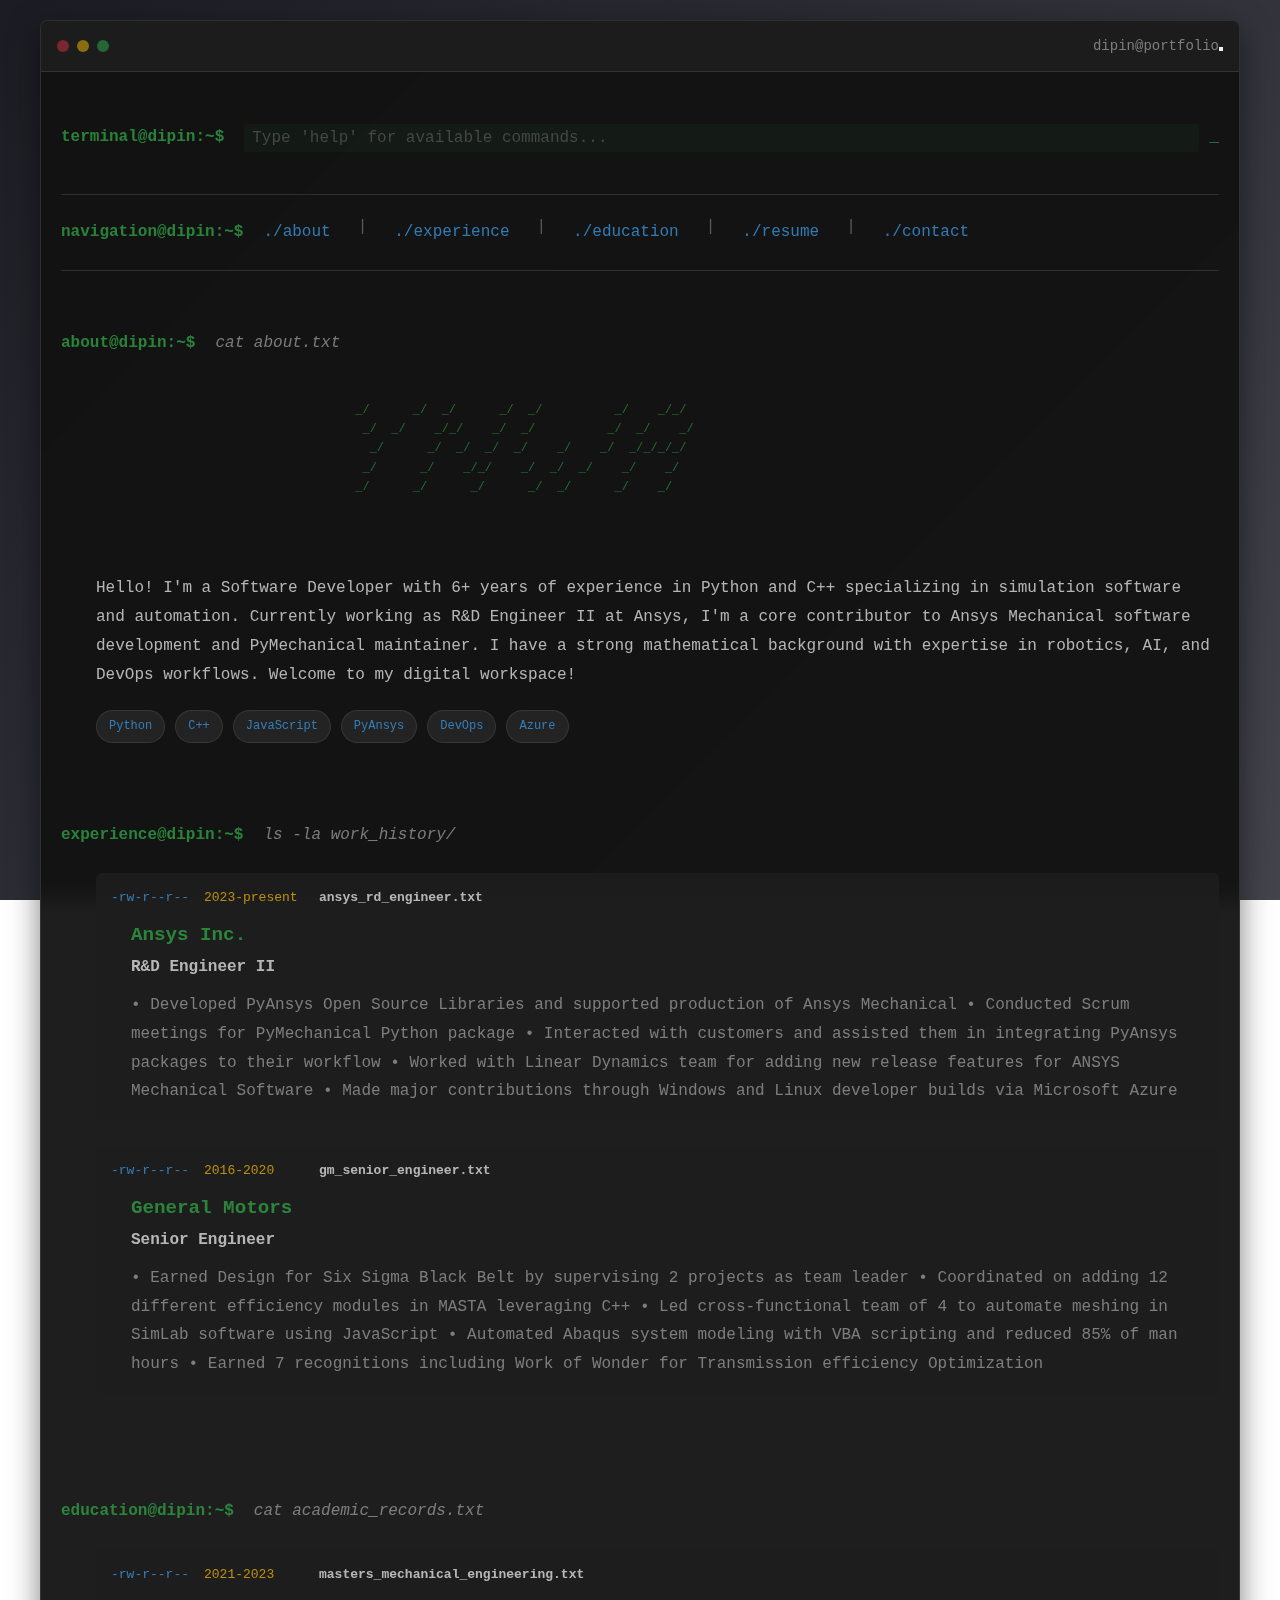
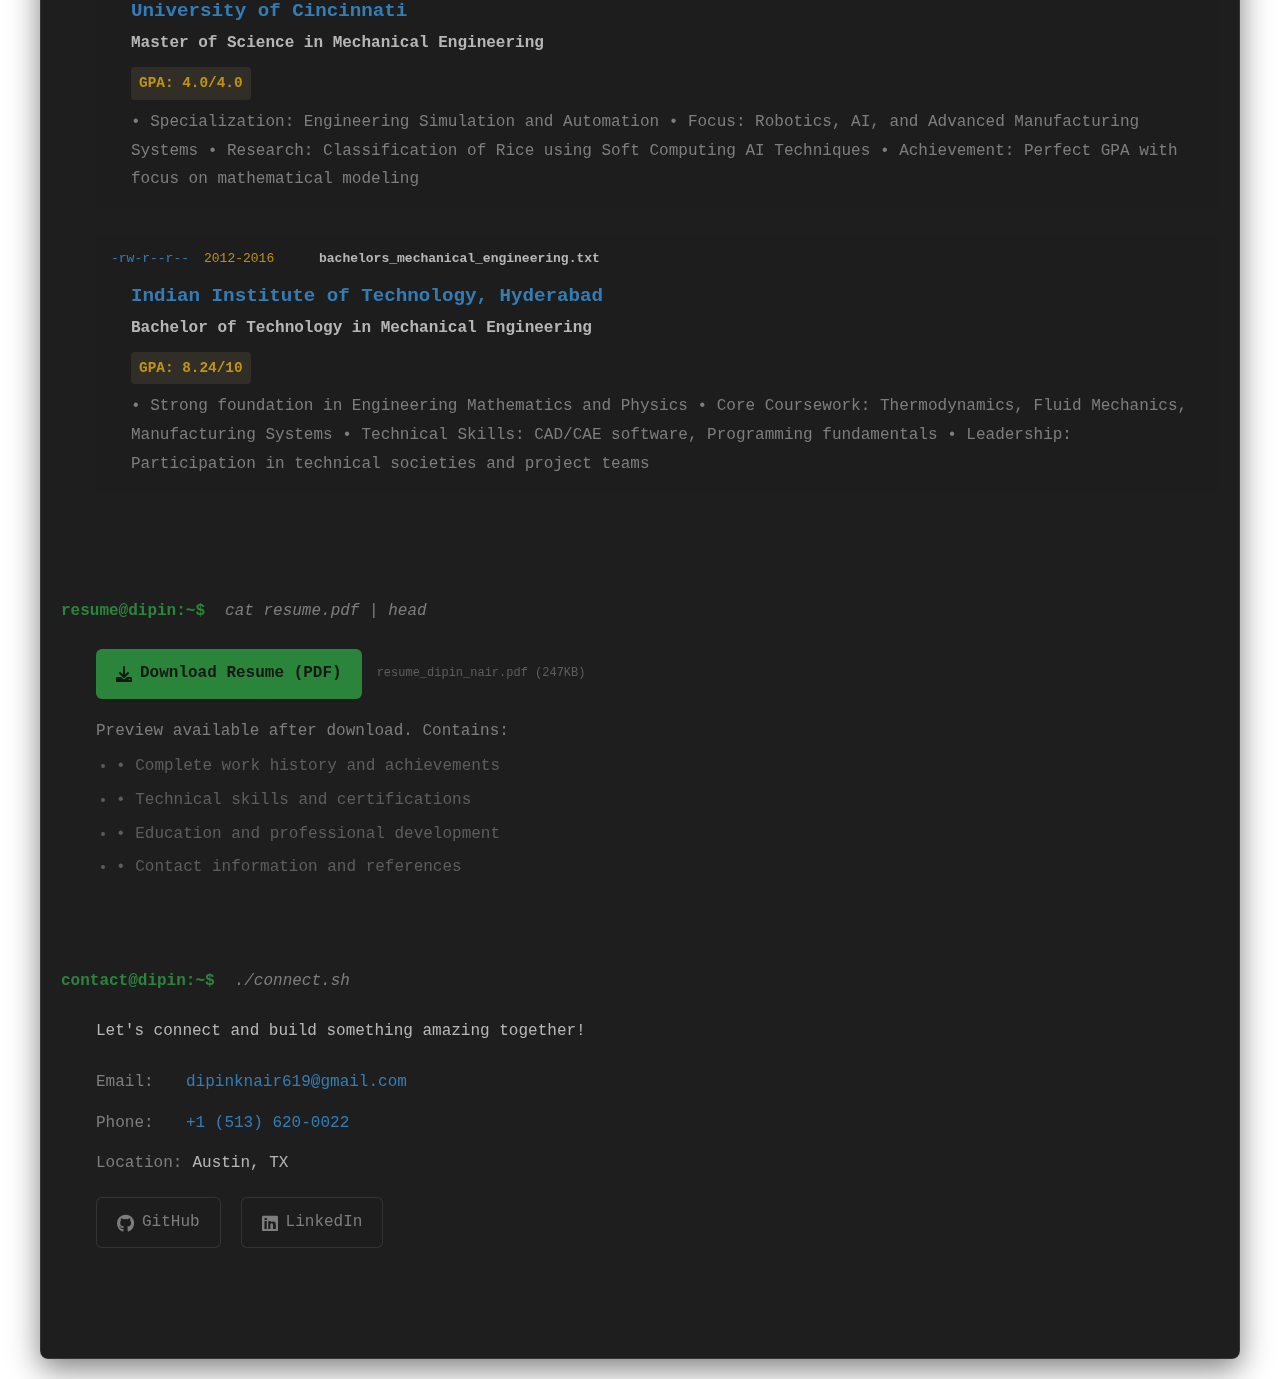
<file: index.html>
<!DOCTYPE html>
<html lang="en">
<head>
    <meta charset="UTF-8">
    <meta name="viewport" content="width=device-width, initial-scale=1.0">
    <title>Dipin Nair - Software Engineer</title>
    <meta name="description" content="Software Engineer Portfolio - Terminal Theme">
    <!-- To hide/show sections: Edit SECTION_CONFIG in assets/js/script.js -->
    <link rel="stylesheet" href="assets/css/style.css">
    <link href="https://cdnjs.cloudflare.com/ajax/libs/font-awesome/6.0.0/css/all.min.css" rel="stylesheet">
</head>
<body>
    <div class="terminal-window">
        <div class="terminal-header">
            <div class="terminal-buttons">
                <span class="btn red"></span>
                <span class="btn yellow"></span>
                <span class="btn green"></span>
            </div>
            <div class="terminal-title">dipin@portfolio</div>
            <div class="theme-toggle-header">
                <button class="theme-toggle" onclick="toggleTheme()" title="Toggle theme (Ctrl+T)">
                    <div id="themeIcon" class="theme-icon theme-icon-dark">
                        <div class="theme-switcher-icon">
                            <div class="icon-half dark-half"></div>
                            <div class="icon-half light-half"></div>
                        </div>
                    </div>
                </button>
            </div>
        </div>
        
        <div class="terminal-content">
            <!-- Interactive Terminal -->
            <div class="terminal-prompt-line">
                <span class="prompt">terminal@dipin:~$</span>
                <input type="text" class="terminal-input" placeholder="Type 'help' for available commands..." autofocus>
                <span class="cursor">_</span>
            </div>
            <div class="terminal-output" id="terminalOutput"></div>
            
            <!-- Navigation Menu -->
            <nav class="terminal-nav">
                <div class="nav-line">
                    <span class="prompt">navigation@dipin:~$</span>
                    <span class="nav-commands">
                        <a href="#about" class="nav-cmd">./about</a> |
                        <a href="#experience" class="nav-cmd">./experience</a> |
                        <a href="#education" class="nav-cmd">./education</a> |
                        <a href="#projects" class="nav-cmd">./projects</a> |
                        <a href="#blog" class="nav-cmd">./blog</a> |
                        <a href="#resume" class="nav-cmd">./resume</a> |
                        <a href="#contact" class="nav-cmd">./contact</a>
                    </span>
                </div>
            </nav>

            <!-- About Section -->
            <section id="about" class="terminal-section">
                <div class="section-header">
                    <span class="prompt">about@dipin:~$</span>
                    <span class="command">cat about.txt</span>
                </div>
                <div class="section-content">
                    <pre class="ascii-art">

                                    _/      _/  _/      _/  _/          _/    _/_/    
                                     _/  _/    _/_/    _/  _/          _/  _/    _/   
                                      _/      _/  _/  _/  _/    _/    _/  _/_/_/_/    
                                     _/      _/    _/_/    _/  _/  _/    _/    _/     
                                    _/      _/      _/      _/  _/      _/    _/      
                                                  
                                                                              
                    </pre>
                    <p class="about-text">
                        Hello! I'm a Software Developer with 6+ years of experience in Python and C++ specializing in simulation software and automation. 
                        Currently working as R&D Engineer II at Ansys, I'm a core contributor to Ansys Mechanical software development and PyMechanical maintainer. 
                        I have a strong mathematical background with expertise in robotics, AI, and DevOps workflows. Welcome to my digital workspace!
                    </p>
                    <div class="skills-list">
                        <span class="skill-tag">Python</span>
                        <span class="skill-tag">C++</span>
                        <span class="skill-tag">JavaScript</span>
                        <span class="skill-tag">PyAnsys</span>
                        <span class="skill-tag">DevOps</span>
                        <span class="skill-tag">Azure</span>
                    </div>
                </div>
            </section>

            <!-- Experience Section -->
            <section id="experience" class="terminal-section">
                <div class="section-header">
                    <span class="prompt">experience@dipin:~$</span>
                    <span class="command">ls -la work_history/</span>
                </div>
                <div class="section-content">
                    <div class="experience-item">
                        <div class="exp-header">
                            <span class="file-permissions">-rw-r--r--</span>
                            <span class="file-date">2023-present</span>
                            <span class="file-name">ansys_rd_engineer.txt</span>
                        </div>
                        <div class="exp-details">
                            <div class="company-title">
                                <span class="company-name">Ansys Inc.</span>
                                <span class="job-title">R&D Engineer II</span>
                            </div>
                            <div class="achievements">
                                • Developed PyAnsys Open Source Libraries and supported production of Ansys Mechanical
                                • Conducted Scrum meetings for PyMechanical Python package
                                • Interacted with customers and assisted them in integrating PyAnsys packages to their workflow
                                • Worked with Linear Dynamics team for adding new release features for ANSYS Mechanical Software
                                • Made major contributions through Windows and Linux developer builds via Microsoft Azure
                            </div>
                        </div>
                    </div>
                    
                    <div class="experience-item">
                        <div class="exp-header">
                            <span class="file-permissions">-rw-r--r--</span>
                            <span class="file-date">2016-2020</span>
                            <span class="file-name">gm_senior_engineer.txt</span>
                        </div>
                        <div class="exp-details">
                            <div class="company-title">
                                <span class="company-name">General Motors</span>
                                <span class="job-title">Senior Engineer</span>
                            </div>
                            <div class="achievements">
                                • Earned Design for Six Sigma Black Belt by supervising 2 projects as team leader
                                • Coordinated on adding 12 different efficiency modules in MASTA leveraging C++
                                • Led cross-functional team of 4 to automate meshing in SimLab software using JavaScript
                                • Automated Abaqus system modeling with VBA scripting and reduced 85% of man hours
                                • Earned 7 recognitions including Work of Wonder for Transmission efficiency Optimization
                            </div>
                        </div>
                    </div>
                </div>
            </section>

            <!-- Education Section -->
            <section id="education" class="terminal-section">
                <div class="section-header">
                    <span class="prompt">education@dipin:~$</span>
                    <span class="command">cat academic_records.txt</span>
                </div>
                <div class="section-content">
                    <div class="education-item">
                        <div class="edu-header">
                            <span class="file-permissions">-rw-r--r--</span>
                            <span class="file-date">2021-2023</span>
                            <span class="file-name">masters_mechanical_engineering.txt</span>
                        </div>
                        <div class="edu-details">
                            <div class="degree-info">
                                <span class="university-name">University of Cincinnati</span>
                                <span class="degree-title">Master of Science in Mechanical Engineering</span>
                            </div>
                            <div class="academic-details">
                                <span class="gpa">GPA: 4.0/4.0</span>
                                <div class="coursework">
                                    • Specialization: Engineering Simulation and Automation
                                    • Focus: Robotics, AI, and Advanced Manufacturing Systems
                                    • Research: Classification of Rice using Soft Computing AI Techniques
                                    • Achievement: Perfect GPA with focus on mathematical modeling
                                </div>
                            </div>
                        </div>
                    </div>
                    
                    <div class="education-item">
                        <div class="edu-header">
                            <span class="file-permissions">-rw-r--r--</span>
                            <span class="file-date">2012-2016</span>
                            <span class="file-name">bachelors_mechanical_engineering.txt</span>
                        </div>
                        <div class="edu-details">
                            <div class="degree-info">
                                <span class="university-name">Indian Institute of Technology, Hyderabad</span>
                                <span class="degree-title">Bachelor of Technology in Mechanical Engineering</span>
                            </div>
                            <div class="academic-details">
                                <span class="gpa">GPA: 8.24/10</span>
                                <div class="coursework">
                                    • Strong foundation in Engineering Mathematics and Physics
                                    • Core Coursework: Thermodynamics, Fluid Mechanics, Manufacturing Systems
                                    • Technical Skills: CAD/CAE software, Programming fundamentals
                                    • Leadership: Participation in technical societies and project teams
                                </div>
                            </div>
                        </div>
                    </div>
                </div>
            </section>

            <!-- Projects Section -->
                        <!-- Projects Section -->
            <section id="projects" class="terminal-section">
                <div class="section-header">
                    <span class="prompt">projects@dipin:~$</span>
                    <span class="command">find ./projects -name "*.md" | head -3</span>
                </div>
                <div class="section-content">
                    <div class="project-item">
                        <a href="projects/" class="project-link">
                            <span class="file-icon">📁</span>
                            <span class="project-name">./projects/</span>
                        </a>
                        <p class="project-desc">Browse all my projects and open-source contributions</p>
                    </div>
                    
                    <div class="project-preview">
                        <a href="projects/" class="project-card-link">
                            <div class="project-card">
                                <h4>Project Alpha</h4>
                                <p>Full-stack web application with React and Node.js</p>
                                <div class="project-tags">
                                    <span class="tag">React</span>
                                    <span class="tag">Node.js</span>
                                    <span class="tag">MongoDB</span>
                                </div>
                            </div>
                        </a>
                        
                        <a href="projects/" class="project-card-link">
                            <div class="project-card">
                                <h4>Project Beta</h4>
                                <p>Machine learning model for data analysis</p>
                                <div class="project-tags">
                                    <span class="tag">Python</span>
                                    <span class="tag">TensorFlow</span>
                                    <span class="tag">Docker</span>
                                </div>
                            </div>
                        </a>
                    </div>
                    
                    <div class="view-all-projects">
                        <a href="projects/" class="view-all-btn">
                            <span class="prompt">projects@dipin:~$</span>
                            <span class="command">ls -la ./projects/</span>
                            <span class="output">→ View all projects</span>
                        </a>
                    </div>
                </div>
            </section>

            <!-- Blog Section -->
            <section id="blog" class="terminal-section">
                <div class="section-header">
                    <span class="prompt">blog@dipin:~$</span>
                    <span class="command">ls -t blog/ | head -5</span>
                </div>
                <div class="section-content">
                    <div class="blog-item">
                        <a href="blog/" class="blog-link">
                            <span class="file-icon">📝</span>
                            <span class="blog-name">./blog/</span>
                        </a>
                        <p class="blog-desc">Latest thoughts on technology, programming, and software engineering</p>
                    </div>
                    
                    <div class="blog-preview">
                        <a href="blog/posts/scalable-web-applications.html" class="blog-post-link">
                            <div class="blog-post">
                                <span class="post-date">[2025-09-25]</span>
                                <span class="post-title">Building Scalable Web Applications</span>
                            </div>
                        </a>
                        <a href="blog/" class="blog-post-link">
                            <div class="blog-post">
                                <span class="post-date">[2025-09-20]</span>
                                <span class="post-title">My Journey with React Hooks</span>
                            </div>
                        </a>
                        <a href="blog/" class="blog-post-link">
                            <div class="blog-post">
                                <span class="post-date">[2025-09-15]</span>
                                <span class="post-title">Docker Best Practices</span>
                            </div>
                        </a>
                    </div>
                </div>
            </section>

            <!-- Resume Section -->
            <section id="resume" class="terminal-section">
                <div class="section-header">
                    <span class="prompt">resume@dipin:~$</span>
                    <span class="command">cat resume.pdf | head</span>
                </div>
                <div class="section-content">
                    <div class="resume-download">
                        <a href="assets/documents/resume.pdf" class="download-btn" id="downloadResume" download="Dipin_Nair_Resume.pdf">
                            <i class="fas fa-download"></i>
                            Download Resume (PDF)
                        </a>
                        <span class="file-info">resume_dipin_nair.pdf (247KB)</span>
                    </div>
                    <div class="resume-preview">
                        <p>Preview available after download. Contains:</p>
                        <ul>
                            <li>• Complete work history and achievements</li>
                            <li>• Technical skills and certifications</li>
                            <li>• Education and professional development</li>
                            <li>• Contact information and references</li>
                        </ul>
                    </div>
                </div>
            </section>

            <!-- Contact Section -->
            <section id="contact" class="terminal-section">
                <div class="section-header">
                    <span class="prompt">contact@dipin:~$</span>
                    <span class="command">./connect.sh</span>
                </div>
                <div class="section-content">
                    <div class="contact-info">
                        <p>Let's connect and build something amazing together!</p>
                        
                        <div class="contact-methods">
                            <div class="contact-item">
                                <span class="contact-label">Email:</span>
                                <a href="mailto:dipinknair619@gmail.com" class="contact-link">
                                    dipinknair619@gmail.com
                                </a>
                            </div>
                            
                            <div class="contact-item">
                                <span class="contact-label">Phone:</span>
                                <a href="tel:+15136200022" class="contact-link">
                                    +1 (513) 620-0022
                                </a>
                            </div>
                            
                            <div class="contact-item">
                                <span class="contact-label">Location:</span>
                                <span class="contact-text">Austin, TX</span>
                            </div>
                            
                            <div class="social-links">
                                <a href="https://github.com/dipinknair" target="_blank" class="social-link" id="githubLink" rel="noopener noreferrer">
                                    <i class="fab fa-github"></i>
                                    <span>GitHub</span>
                                </a>
                                
                                <a href="https://linkedin.com/in/dipinknair619" target="_blank" class="social-link" id="linkedinLink" rel="noopener noreferrer">
                                    <i class="fab fa-linkedin"></i>
                                    <span>LinkedIn</span>
                                </a>
                            </div>
                        </div>
                    </div>
                </div>
            </section>
        </div>
    </div>

    <script src="assets/js/script.js"></script>
</body>
</html>
</file>
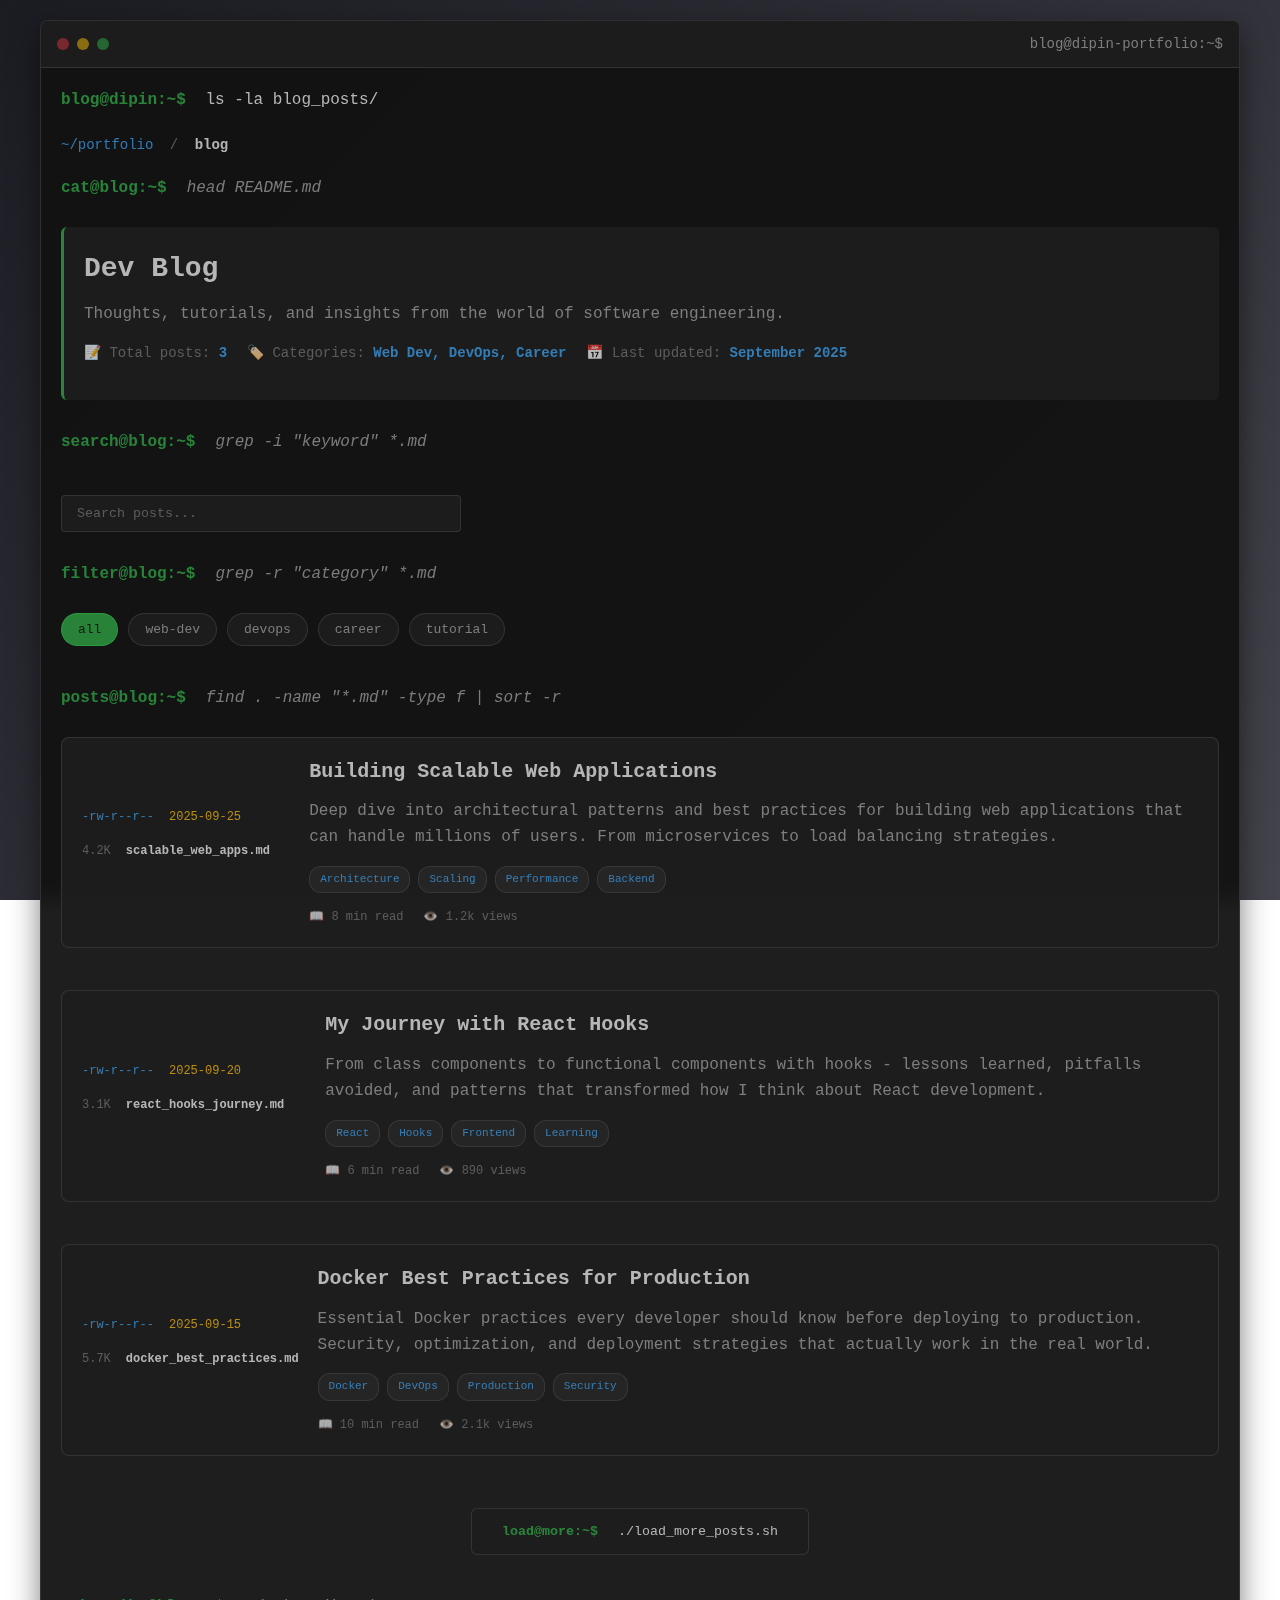
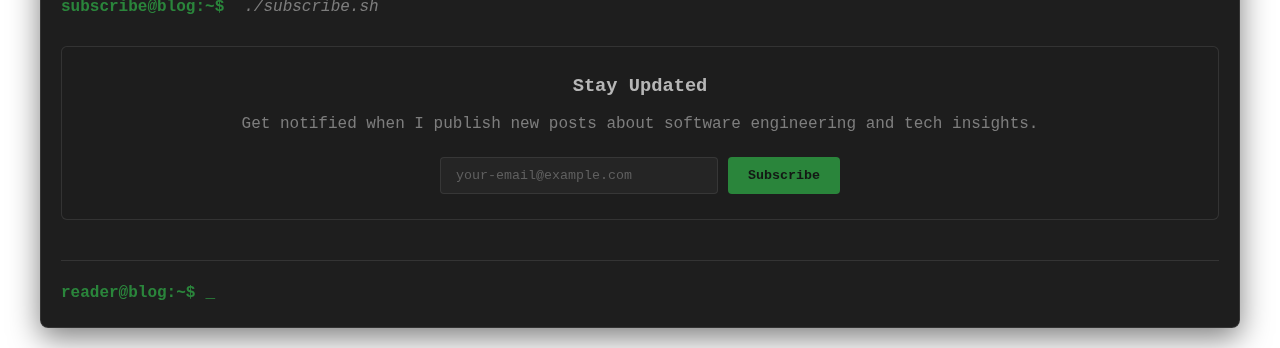
<file: blog/index.html>
<!DOCTYPE html>
<html lang="en">
<head>
    <meta charset="UTF-8">
    <meta name="viewport" content="width=device-width, initial-scale=1.0">
    <title>Blog - Dipin Nair</title>
    <meta name="description" content="Tech blog posts about software engineering, programming, and development">
    <link rel="stylesheet" href="../assets/css/style.css">
    <link rel="stylesheet" href="../assets/css/blog.css">
    <link href="https://cdnjs.cloudflare.com/ajax/libs/font-awesome/6.0.0/css/all.min.css" rel="stylesheet">
</head>
<body>
    <div class="terminal-window">
        <div class="terminal-header">
            <div class="terminal-buttons">
                <span class="btn red"></span>
                <span class="btn yellow"></span>
                <span class="btn green"></span>
            </div>
            <div class="terminal-title">blog@dipin-portfolio:~$</div>
        </div>
        
        <div class="terminal-content">
            <div class="terminal-line">
                <span class="prompt">blog@dipin:~$</span>
                <span class="typing-text">ls -la blog_posts/</span>
            </div>
            
            <div class="breadcrumb">
                <a href="../index.html" class="breadcrumb-link">~/portfolio</a>
                <span class="breadcrumb-separator">/</span>
                <span class="breadcrumb-current">blog</span>
            </div>
            
            <!-- Blog Header -->
            <section class="blog-header">
                <div class="section-header">
                    <span class="prompt">cat@blog:~$</span>
                    <span class="command">head README.md</span>
                </div>
                <div class="blog-intro">
                    <h1>Dev Blog</h1>
                    <p>Thoughts, tutorials, and insights from the world of software engineering.</p>
                    <p class="blog-stats">
                        <span class="stat">📝 Total posts: <strong id="postCount">3</strong></span>
                        <span class="stat">🏷️ Categories: <strong>Web Dev, DevOps, Career</strong></span>
                        <span class="stat">📅 Last updated: <strong>September 2025</strong></span>
                    </p>
                </div>
            </section>
            
            <!-- Blog Categories Filter -->
            <section class="blog-filters">
                <div class="section-header">
                    <span class="prompt">filter@blog:~$</span>
                    <span class="command">grep -r "category" *.md</span>
                </div>
                <div class="filter-buttons">
                    <button class="filter-btn active" data-category="all">all</button>
                    <button class="filter-btn" data-category="web-dev">web-dev</button>
                    <button class="filter-btn" data-category="devops">devops</button>
                    <button class="filter-btn" data-category="career">career</button>
                    <button class="filter-btn" data-category="tutorial">tutorial</button>
                </div>
            </section>
            
            <!-- Blog Posts List -->
            <section class="blog-posts">
                <div class="section-header">
                    <span class="prompt">posts@blog:~$</span>
                    <span class="command">find . -name "*.md" -type f | sort -r</span>
                </div>
                
                <div class="posts-container">
                    <!-- Blog Post 1 -->
                    <article class="blog-post" data-category="web-dev">
                        <div class="post-header">
                            <div class="post-meta">
                                <span class="file-permissions">-rw-r--r--</span>
                                <span class="post-date">2025-09-25</span>
                                <span class="post-size">4.2K</span>
                                <span class="post-filename">scalable_web_apps.md</span>
                            </div>
                        </div>
                        <div class="post-content">
                            <h3><a href="posts/scalable-web-applications.html">Building Scalable Web Applications</a></h3>
                            <p class="post-excerpt">
                                Deep dive into architectural patterns and best practices for building web applications 
                                that can handle millions of users. From microservices to load balancing strategies.
                            </p>
                            <div class="post-tags">
                                <span class="tag">Architecture</span>
                                <span class="tag">Scaling</span>
                                <span class="tag">Performance</span>
                                <span class="tag">Backend</span>
                            </div>
                            <div class="post-stats">
                                <span class="read-time">📖 8 min read</span>
                                <span class="views">👁️ 1.2k views</span>
                            </div>
                        </div>
                    </article>
                    
                    <!-- Blog Post 2 -->
                    <article class="blog-post" data-category="career">
                        <div class="post-header">
                            <div class="post-meta">
                                <span class="file-permissions">-rw-r--r--</span>
                                <span class="post-date">2025-09-20</span>
                                <span class="post-size">3.1K</span>
                                <span class="post-filename">react_hooks_journey.md</span>
                            </div>
                        </div>
                        <div class="post-content">
                            <h3><a href="posts/react-hooks-journey.html">My Journey with React Hooks</a></h3>
                            <p class="post-excerpt">
                                From class components to functional components with hooks - lessons learned, 
                                pitfalls avoided, and patterns that transformed how I think about React development.
                            </p>
                            <div class="post-tags">
                                <span class="tag">React</span>
                                <span class="tag">Hooks</span>
                                <span class="tag">Frontend</span>
                                <span class="tag">Learning</span>
                            </div>
                            <div class="post-stats">
                                <span class="read-time">📖 6 min read</span>
                                <span class="views">👁️ 890 views</span>
                            </div>
                        </div>
                    </article>
                    
                    <!-- Blog Post 3 -->
                    <article class="blog-post" data-category="devops">
                        <div class="post-header">
                            <div class="post-meta">
                                <span class="file-permissions">-rw-r--r--</span>
                                <span class="post-date">2025-09-15</span>
                                <span class="post-size">5.7K</span>
                                <span class="post-filename">docker_best_practices.md</span>
                            </div>
                        </div>
                        <div class="post-content">
                            <h3><a href="posts/docker-best-practices.html">Docker Best Practices for Production</a></h3>
                            <p class="post-excerpt">
                                Essential Docker practices every developer should know before deploying to production. 
                                Security, optimization, and deployment strategies that actually work in the real world.
                            </p>
                            <div class="post-tags">
                                <span class="tag">Docker</span>
                                <span class="tag">DevOps</span>
                                <span class="tag">Production</span>
                                <span class="tag">Security</span>
                            </div>
                            <div class="post-stats">
                                <span class="read-time">📖 10 min read</span>
                                <span class="views">👁️ 2.1k views</span>
                            </div>
                        </div>
                    </article>
                </div>
                
                <!-- Load More Button -->
                <div class="load-more-container">
                    <button class="load-more-btn">
                        <span class="prompt">load@more:~$</span>
                        <span class="load-text">./load_more_posts.sh</span>
                    </button>
                </div>
            </section>
            
            <!-- Blog Footer -->
            <section class="blog-footer">
                <div class="section-header">
                    <span class="prompt">subscribe@blog:~$</span>
                    <span class="command">./subscribe.sh</span>
                </div>
                <div class="subscribe-section">
                    <h3>Stay Updated</h3>
                    <p>Get notified when I publish new posts about software engineering and tech insights.</p>
                    <form class="subscribe-form">
                        <input type="email" placeholder="your-email@example.com" class="email-input">
                        <button type="submit" class="subscribe-btn">Subscribe</button>
                    </form>
                </div>
            </section>
            
            <div class="terminal-prompt-footer">
                <span class="prompt">reader@blog:~$</span>
                <span class="cursor">_</span>
            </div>
        </div>
    </div>

    <script src="../assets/js/script.js"></script>
    <script src="../assets/js/blog.js"></script>
</body>
</html>
</file>
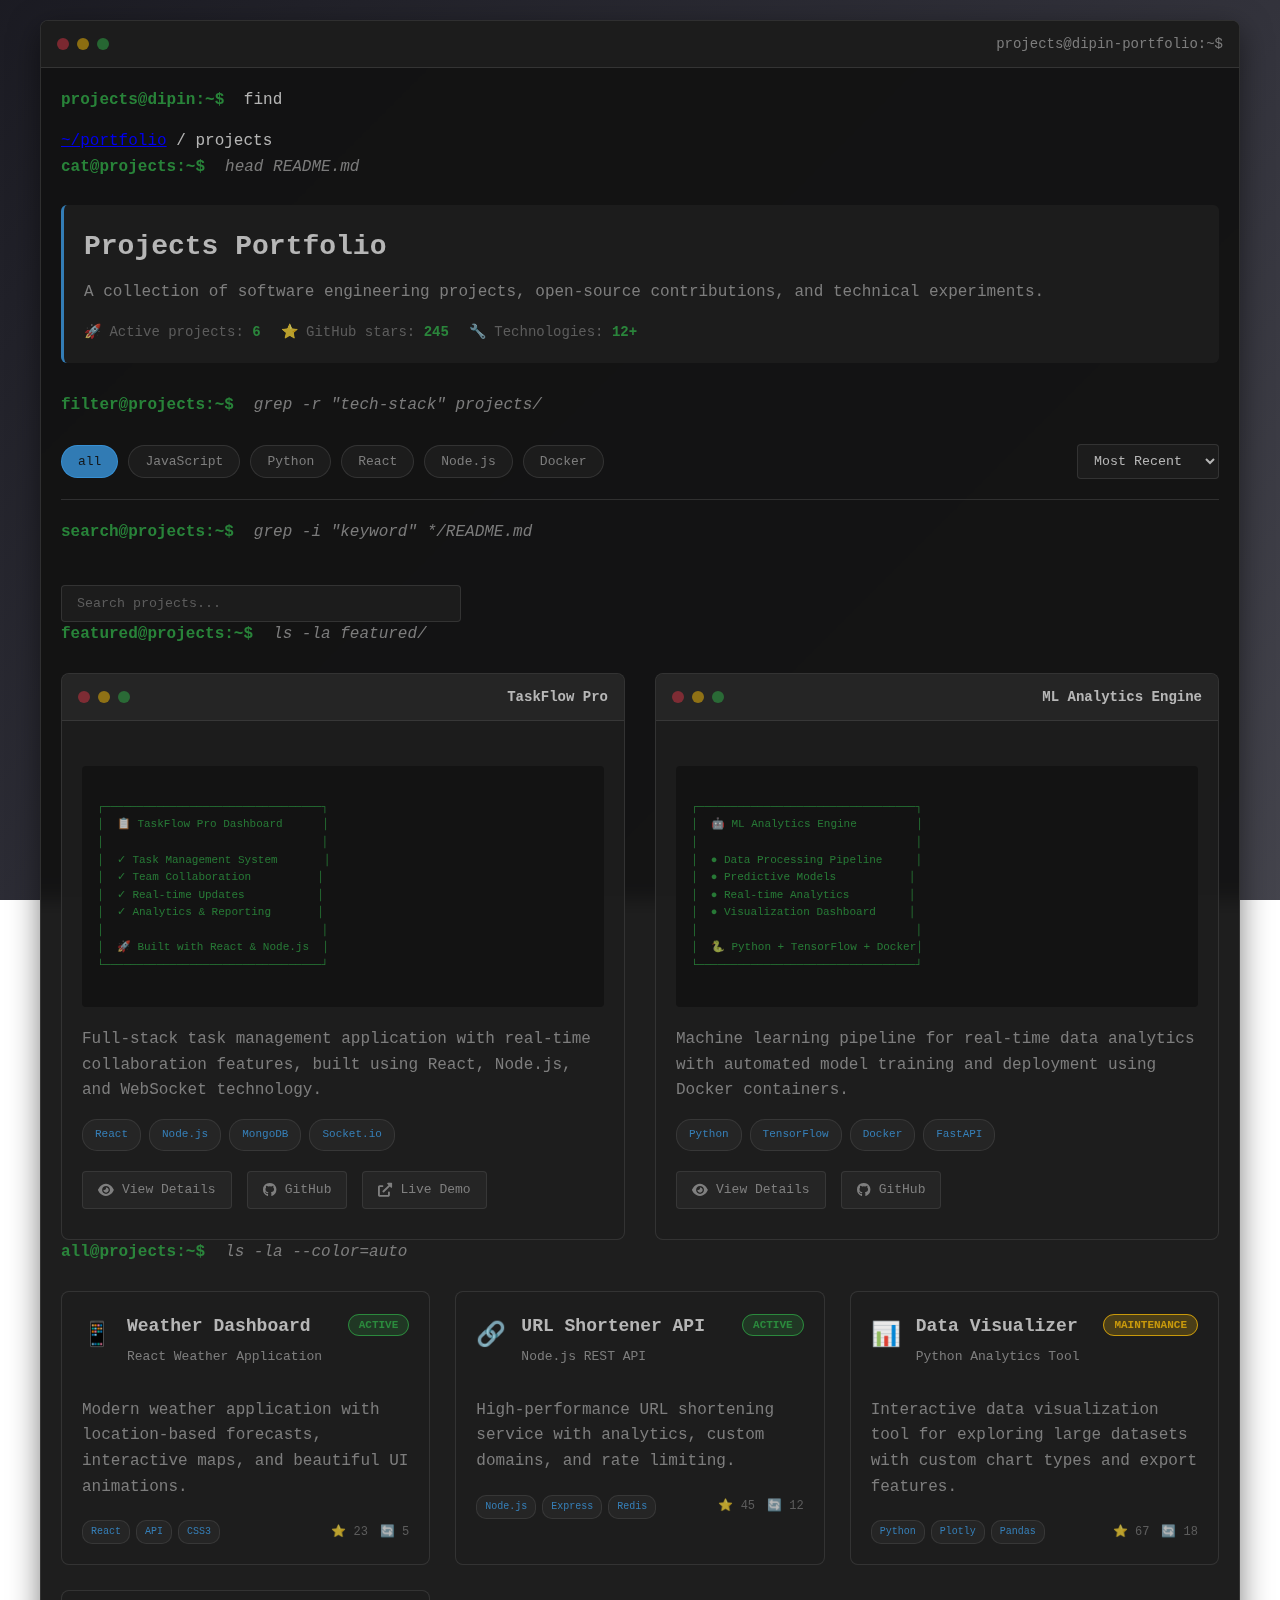
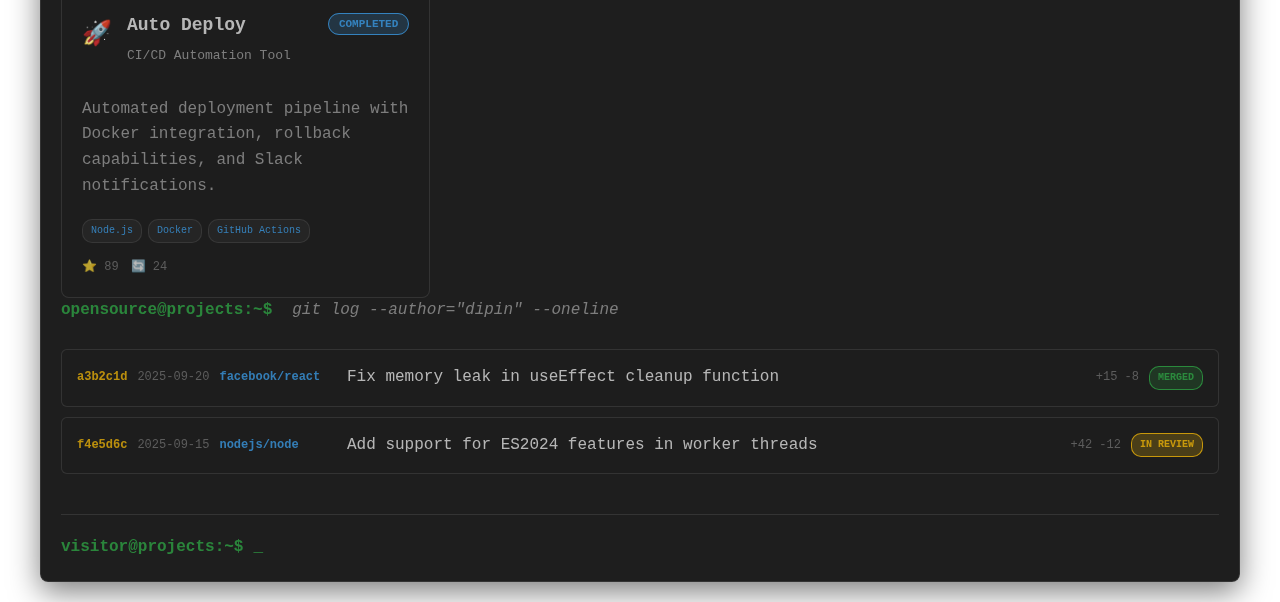
<file: projects/index.html>
<!DOCTYPE html>
<html lang="en">
<head>
    <meta charset="UTF-8">
    <meta name="viewport" content="width=device-width, initial-scale=1.0">
    <title>Projects - Dipin Nair</title>
    <meta name="description" content="Software engineering projects and open-source contributions">
    <link rel="stylesheet" href="../assets/css/style.css">
    <link rel="stylesheet" href="../assets/css/projects.css">
    <link href="https://cdnjs.cloudflare.com/ajax/libs/font-awesome/6.0.0/css/all.min.css" rel="stylesheet">
</head>
<body>
    <div class="terminal-window">
        <div class="terminal-header">
            <div class="terminal-buttons">
                <span class="btn red"></span>
                <span class="btn yellow"></span>
                <span class="btn green"></span>
            </div>
            <div class="terminal-title">projects@dipin-portfolio:~$</div>
        </div>
        
        <div class="terminal-content">
            <div class="terminal-line">
                <span class="prompt">projects@dipin:~$</span>
                <span class="typing-text">find ./projects -type f -name "*.md" | sort</span>
            </div>
            
            <div class="breadcrumb">
                <a href="../index.html" class="breadcrumb-link">~/portfolio</a>
                <span class="breadcrumb-separator">/</span>
                <span class="breadcrumb-current">projects</span>
            </div>
            
            <!-- Projects Header -->
            <section class="projects-header">
                <div class="section-header">
                    <span class="prompt">cat@projects:~$</span>
                    <span class="command">head README.md</span>
                </div>
                <div class="projects-intro">
                    <h1>Projects Portfolio</h1>
                    <p>A collection of software engineering projects, open-source contributions, and technical experiments.</p>
                    <div class="projects-stats">
                        <span class="stat">🚀 Active projects: <strong>8</strong></span>
                        <span class="stat">⭐ GitHub stars: <strong>245</strong></span>
                        <span class="stat">🔧 Technologies: <strong>12+</strong></span>
                    </div>
                </div>
            </section>
            
            <!-- Project Filters -->
            <section class="project-filters">
                <div class="section-header">
                    <span class="prompt">filter@projects:~$</span>
                    <span class="command">grep -r "tech-stack" projects/</span>
                </div>
                <div class="filter-controls">
                    <div class="tech-filters">
                        <button class="tech-filter active" data-tech="all">all</button>
                        <button class="tech-filter" data-tech="javascript">JavaScript</button>
                        <button class="tech-filter" data-tech="python">Python</button>
                        <button class="tech-filter" data-tech="react">React</button>
                        <button class="tech-filter" data-tech="nodejs">Node.js</button>
                        <button class="tech-filter" data-tech="docker">Docker</button>
                    </div>
                    <div class="sort-controls">
                        <select class="sort-select">
                            <option value="recent">Most Recent</option>
                            <option value="popular">Most Popular</option>
                            <option value="name">Alphabetical</option>
                        </select>
                    </div>
                </div>
            </section>
            
            <!-- Featured Projects -->
            <section class="featured-projects">
                <div class="section-header">
                    <span class="prompt">featured@projects:~$</span>
                    <span class="command">ls -la featured/</span>
                </div>
                
                <div class="featured-grid">
                    <div class="featured-project" data-tech="javascript react nodejs">
                        <div class="project-terminal">
                            <div class="project-terminal-header">
                                <div class="terminal-buttons">
                                    <span class="btn red"></span>
                                    <span class="btn yellow"></span>
                                    <span class="btn green"></span>
                                </div>
                                <div class="project-title">TaskFlow Pro</div>
                            </div>
                            <div class="project-content">
                                <div class="project-preview">
                                    <div class="ascii-demo">
┌─────────────────────────────────┐
│  📋 TaskFlow Pro Dashboard      │
│                                 │
│  ✓ Task Management System       │
│  ✓ Team Collaboration          │
│  ✓ Real-time Updates           │
│  ✓ Analytics & Reporting       │
│                                 │
│  🚀 Built with React & Node.js  │
└─────────────────────────────────┘
                                    </div>
                                </div>
                                <div class="project-details">
                                    <p>Full-stack task management application with real-time collaboration features, built using React, Node.js, and WebSocket technology.</p>
                                    <div class="project-tech-stack">
                                        <span class="tech-badge">React</span>
                                        <span class="tech-badge">Node.js</span>
                                        <span class="tech-badge">MongoDB</span>
                                        <span class="tech-badge">Socket.io</span>
                                    </div>
                                    <div class="project-links">
                                        <a href="project-details/taskflow-pro.html" class="project-link">
                                            <i class="fas fa-eye"></i> View Details
                                        </a>
                                        <a href="https://github.com/nairdk/taskflow-pro" class="project-link" target="_blank">
                                            <i class="fab fa-github"></i> GitHub
                                        </a>
                                        <a href="#" class="project-link">
                                            <i class="fas fa-external-link-alt"></i> Live Demo
                                        </a>
                                    </div>
                                </div>
                            </div>
                        </div>
                    </div>
                    
                    <div class="featured-project" data-tech="python docker">
                        <div class="project-terminal">
                            <div class="project-terminal-header">
                                <div class="terminal-buttons">
                                    <span class="btn red"></span>
                                    <span class="btn yellow"></span>
                                    <span class="btn green"></span>
                                </div>
                                <div class="project-title">ML Analytics Engine</div>
                            </div>
                            <div class="project-content">
                                <div class="project-preview">
                                    <div class="ascii-demo">
┌─────────────────────────────────┐
│  🤖 ML Analytics Engine         │
│                                 │
│  ● Data Processing Pipeline     │
│  ● Predictive Models           │
│  ● Real-time Analytics         │
│  ● Visualization Dashboard     │
│                                 │
│  🐍 Python + TensorFlow + Docker│
└─────────────────────────────────┘
                                    </div>
                                </div>
                                <div class="project-details">
                                    <p>Machine learning pipeline for real-time data analytics with automated model training and deployment using Docker containers.</p>
                                    <div class="project-tech-stack">
                                        <span class="tech-badge">Python</span>
                                        <span class="tech-badge">TensorFlow</span>
                                        <span class="tech-badge">Docker</span>
                                        <span class="tech-badge">FastAPI</span>
                                    </div>
                                    <div class="project-links">
                                        <a href="project-details/ml-analytics.html" class="project-link">
                                            <i class="fas fa-eye"></i> View Details
                                        </a>
                                        <a href="https://github.com/nairdk/ml-analytics" class="project-link" target="_blank">
                                            <i class="fab fa-github"></i> GitHub
                                        </a>
                                    </div>
                                </div>
                            </div>
                        </div>
                    </div>
                </div>
            </section>
            
            <!-- All Projects -->
            <section class="all-projects">
                <div class="section-header">
                    <span class="prompt">all@projects:~$</span>
                    <span class="command">ls -la --color=auto</span>
                </div>
                
                <div class="projects-grid">
                    <!-- Project 1 -->
                    <div class="project-card" data-tech="javascript react">
                        <div class="project-header">
                            <div class="project-icon">📱</div>
                            <div class="project-meta">
                                <h3><a href="project-details/weather-app.html">Weather Dashboard</a></h3>
                                <p class="project-subtitle">React Weather Application</p>
                            </div>
                            <div class="project-status">
                                <span class="status-badge active">Active</span>
                            </div>
                        </div>
                        
                        <div class="project-description">
                            <p>Modern weather application with location-based forecasts, interactive maps, and beautiful UI animations.</p>
                        </div>
                        
                        <div class="project-footer">
                            <div class="project-tech">
                                <span class="tech-tag">React</span>
                                <span class="tech-tag">API</span>
                                <span class="tech-tag">CSS3</span>
                            </div>
                            <div class="project-stats">
                                <span class="stat">⭐ 23</span>
                                <span class="stat">🔄 5</span>
                            </div>
                        </div>
                    </div>
                    
                    <!-- Project 2 -->
                    <div class="project-card" data-tech="nodejs javascript">
                        <div class="project-header">
                            <div class="project-icon">🔗</div>
                            <div class="project-meta">
                                <h3><a href="project-details/url-shortener.html">URL Shortener API</a></h3>
                                <p class="project-subtitle">Node.js REST API</p>
                            </div>
                            <div class="project-status">
                                <span class="status-badge active">Active</span>
                            </div>
                        </div>
                        
                        <div class="project-description">
                            <p>High-performance URL shortening service with analytics, custom domains, and rate limiting.</p>
                        </div>
                        
                        <div class="project-footer">
                            <div class="project-tech">
                                <span class="tech-tag">Node.js</span>
                                <span class="tech-tag">Express</span>
                                <span class="tech-tag">Redis</span>
                            </div>
                            <div class="project-stats">
                                <span class="stat">⭐ 45</span>
                                <span class="stat">🔄 12</span>
                            </div>
                        </div>
                    </div>
                    
                    <!-- Project 3 -->
                    <div class="project-card" data-tech="python docker">
                        <div class="project-header">
                            <div class="project-icon">📊</div>
                            <div class="project-meta">
                                <h3><a href="project-details/data-visualizer.html">Data Visualizer</a></h3>
                                <p class="project-subtitle">Python Analytics Tool</p>
                            </div>
                            <div class="project-status">
                                <span class="status-badge maintenance">Maintenance</span>
                            </div>
                        </div>
                        
                        <div class="project-description">
                            <p>Interactive data visualization tool for exploring large datasets with custom chart types and export features.</p>
                        </div>
                        
                        <div class="project-footer">
                            <div class="project-tech">
                                <span class="tech-tag">Python</span>
                                <span class="tech-tag">Plotly</span>
                                <span class="tech-tag">Pandas</span>
                            </div>
                            <div class="project-stats">
                                <span class="stat">⭐ 67</span>
                                <span class="stat">🔄 18</span>
                            </div>
                        </div>
                    </div>
                    
                    <!-- Project 4 -->
                    <div class="project-card" data-tech="javascript nodejs docker">
                        <div class="project-header">
                            <div class="project-icon">🚀</div>
                            <div class="project-meta">
                                <h3><a href="project-details/deployment-tool.html">Auto Deploy</a></h3>
                                <p class="project-subtitle">CI/CD Automation Tool</p>
                            </div>
                            <div class="project-status">
                                <span class="status-badge completed">Completed</span>
                            </div>
                        </div>
                        
                        <div class="project-description">
                            <p>Automated deployment pipeline with Docker integration, rollback capabilities, and Slack notifications.</p>
                        </div>
                        
                        <div class="project-footer">
                            <div class="project-tech">
                                <span class="tech-tag">Node.js</span>
                                <span class="tech-tag">Docker</span>
                                <span class="tech-tag">GitHub Actions</span>
                            </div>
                            <div class="project-stats">
                                <span class="stat">⭐ 89</span>
                                <span class="stat">🔄 24</span>
                            </div>
                        </div>
                    </div>
                </div>
            </section>
            
            <!-- Open Source Contributions -->
            <section class="open-source">
                <div class="section-header">
                    <span class="prompt">opensource@projects:~$</span>
                    <span class="command">git log --author="dipin" --oneline</span>
                </div>
                
                <div class="contributions-list">
                    <div class="contribution-item">
                        <div class="commit-info">
                            <span class="commit-hash">a3b2c1d</span>
                            <span class="commit-date">2025-09-20</span>
                            <span class="repo-name">facebook/react</span>
                        </div>
                        <div class="commit-message">
                            Fix memory leak in useEffect cleanup function
                        </div>
                        <div class="contribution-stats">
                            <span class="stat">+15 -8</span>
                            <span class="status merged">Merged</span>
                        </div>
                    </div>
                    
                    <div class="contribution-item">
                        <div class="commit-info">
                            <span class="commit-hash">f4e5d6c</span>
                            <span class="commit-date">2025-09-15</span>
                            <span class="repo-name">nodejs/node</span>
                        </div>
                        <div class="commit-message">
                            Add support for ES2024 features in worker threads
                        </div>
                        <div class="contribution-stats">
                            <span class="stat">+42 -12</span>
                            <span class="status review">In Review</span>
                        </div>
                    </div>
                </div>
            </section>
            
            <div class="terminal-prompt-footer">
                <span class="prompt">visitor@projects:~$</span>
                <span class="cursor">_</span>
            </div>
        </div>
    </div>

    <script src="../assets/js/script.js"></script>
    <script src="../assets/js/projects.js"></script>
</body>
</html>
</file>
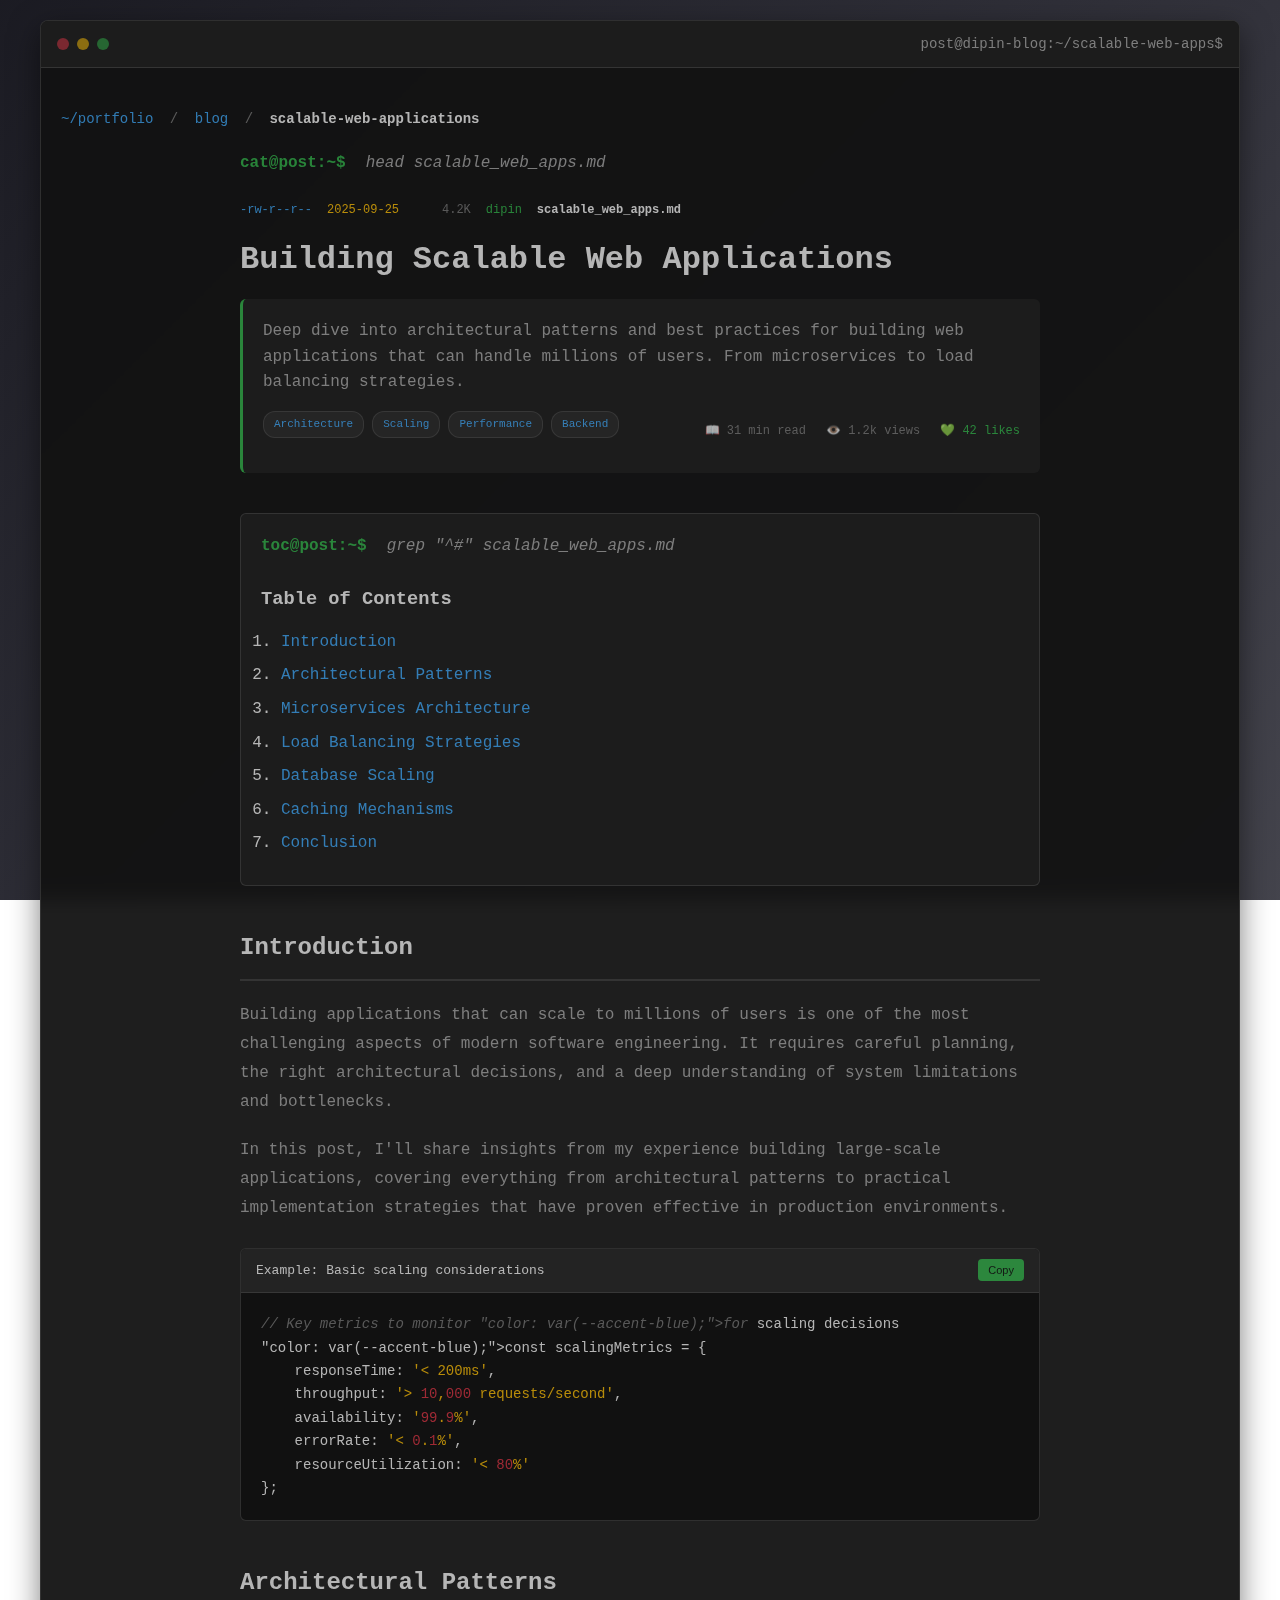
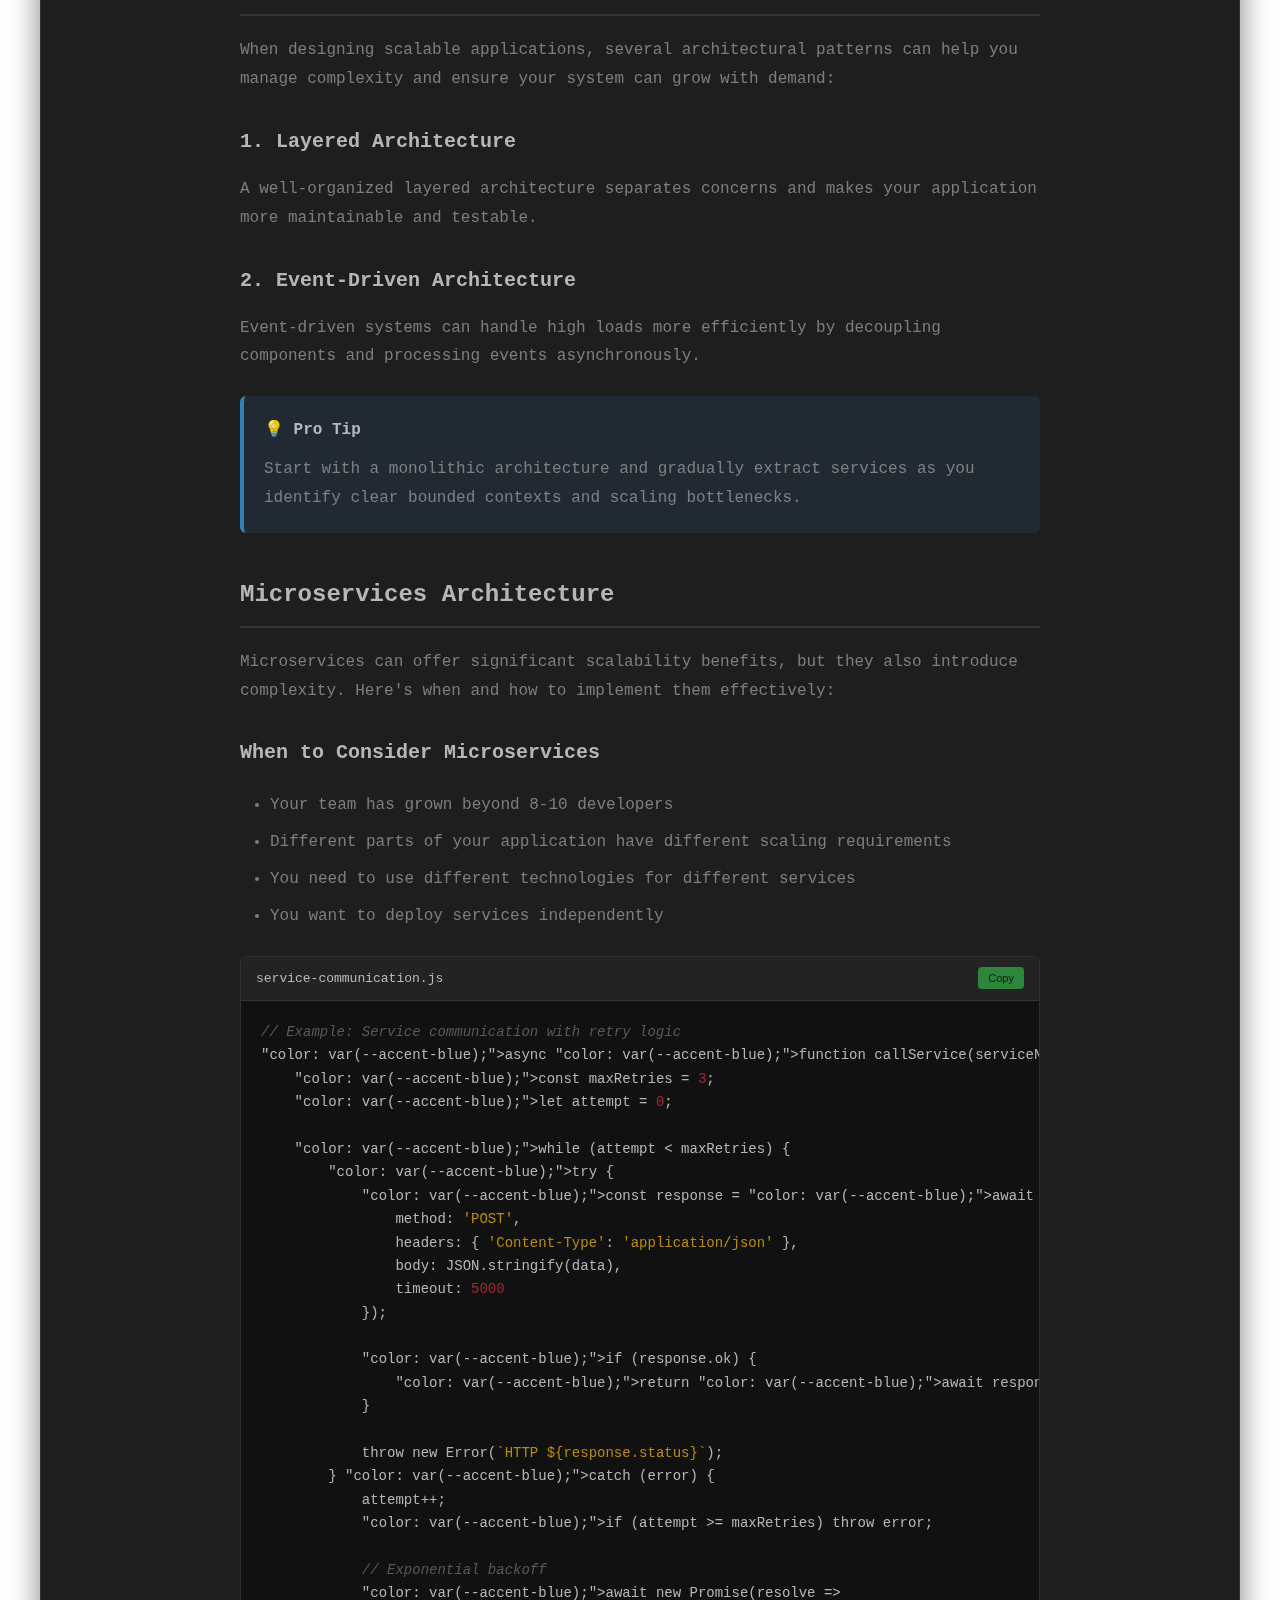
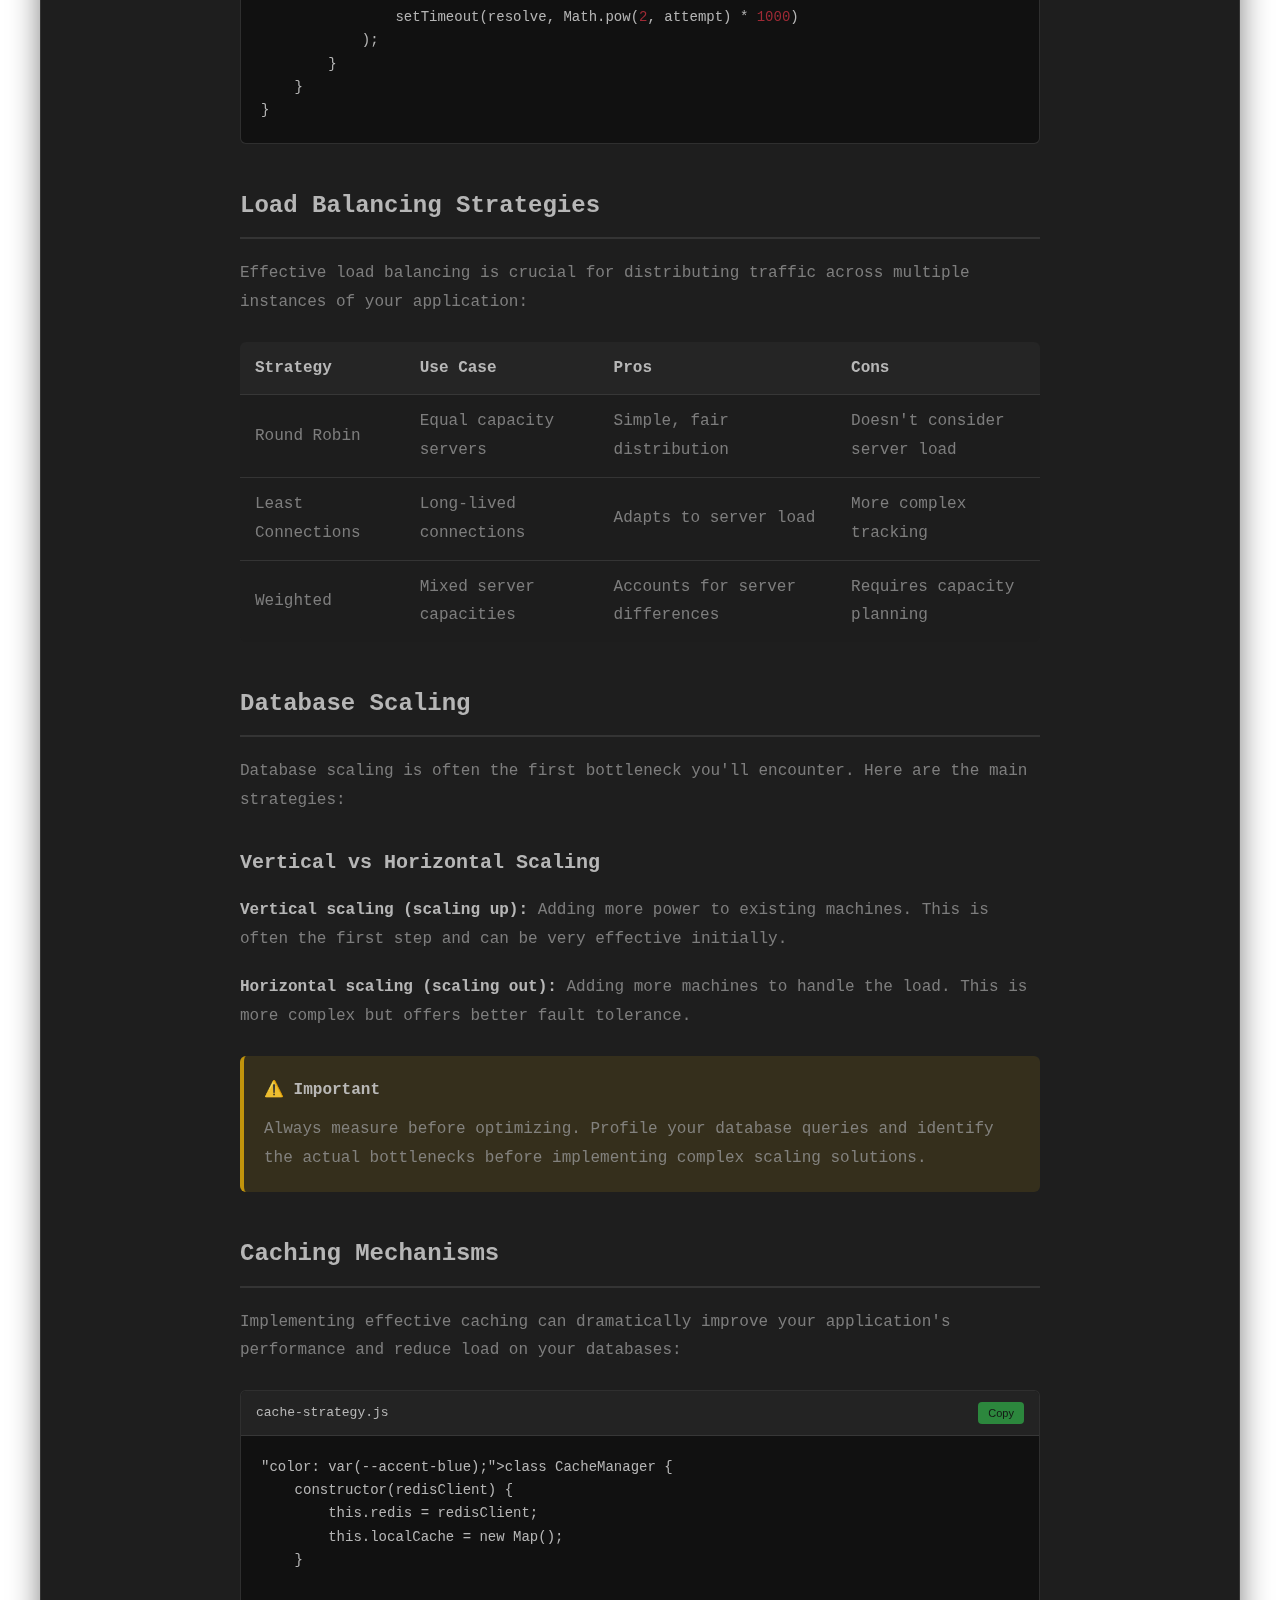
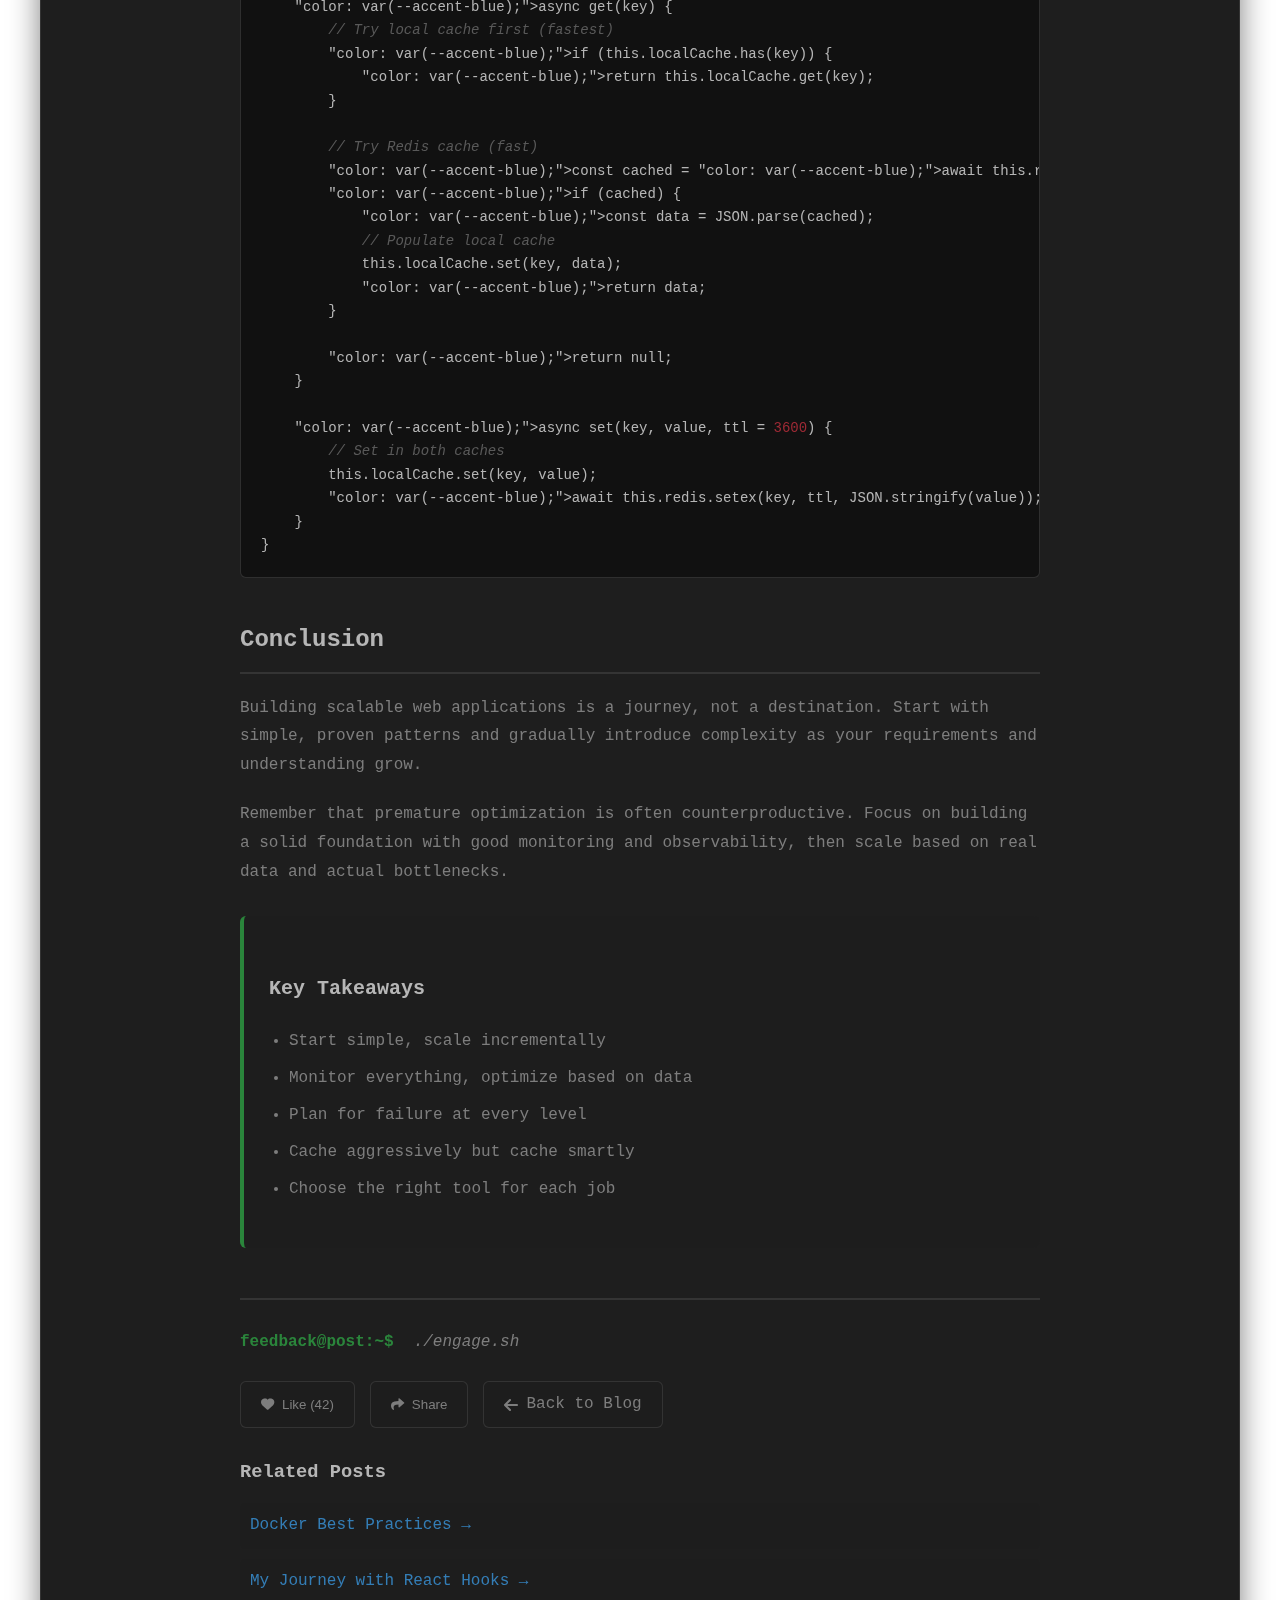
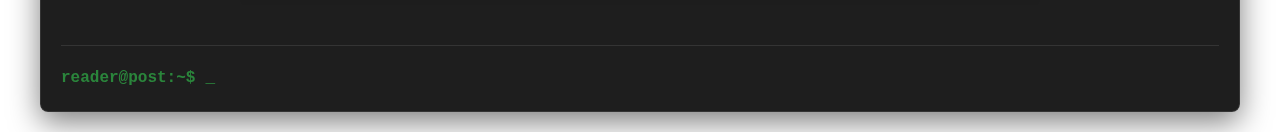
<file: blog/posts/scalable-web-applications.html>
<!DOCTYPE html>
<html lang="en">
<head>
    <meta charset="UTF-8">
    <meta name="viewport" content="width=device-width, initial-scale=1.0">
    <title>Building Scalable Web Applications - Dipin Nair</title>
    <meta name="description" content="Deep dive into architectural patterns and best practices for building web applications that can handle millions of users.">
    <link rel="stylesheet" href="../../assets/css/style.css">
    <link rel="stylesheet" href="../../assets/css/blog.css">
    <link rel="stylesheet" href="../../assets/css/post.css">
    <link href="https://cdnjs.cloudflare.com/ajax/libs/font-awesome/6.0.0/css/all.min.css" rel="stylesheet">
</head>
<body>
    <div class="terminal-window">
        <div class="terminal-header">
            <div class="terminal-buttons">
                <span class="btn red"></span>
                <span class="btn yellow"></span>
                <span class="btn green"></span>
            </div>
            <div class="terminal-title">post@dipin-blog:~/scalable-web-apps$</div>
        </div>
        
        <div class="terminal-content">
            <div class="breadcrumb">
                <a href="../../index.html" class="breadcrumb-link">~/portfolio</a>
                <span class="breadcrumb-separator">/</span>
                <a href="../index.html" class="breadcrumb-link">blog</a>
                <span class="breadcrumb-separator">/</span>
                <span class="breadcrumb-current">scalable-web-applications</span>
            </div>
            
            <!-- Post Header -->
            <article class="blog-post-full">
                <header class="post-header">
                    <div class="section-header">
                        <span class="prompt">cat@post:~$</span>
                        <span class="command">head scalable_web_apps.md</span>
                    </div>
                    
                    <div class="post-meta-full">
                        <div class="file-info">
                            <span class="file-permissions">-rw-r--r--</span>
                            <span class="post-date">2025-09-25</span>
                            <span class="post-size">4.2K</span>
                            <span class="post-author">dipin</span>
                            <span class="post-filename">scalable_web_apps.md</span>
                        </div>
                    </div>
                    
                    <h1 class="post-title">Building Scalable Web Applications</h1>
                    
                    <div class="post-summary">
                        <p class="post-excerpt">
                            Deep dive into architectural patterns and best practices for building web applications 
                            that can handle millions of users. From microservices to load balancing strategies.
                        </p>
                        
                        <div class="post-details">
                            <div class="post-tags">
                                <span class="tag">Architecture</span>
                                <span class="tag">Scaling</span>
                                <span class="tag">Performance</span>
                                <span class="tag">Backend</span>
                            </div>
                            
                            <div class="post-stats">
                                <span class="read-time">📖 8 min read</span>
                                <span class="views">👁️ 1.2k views</span>
                                <span class="likes">💚 42 likes</span>
                            </div>
                        </div>
                    </div>
                </header>
                
                <!-- Table of Contents -->
                <nav class="table-of-contents">
                    <div class="section-header">
                        <span class="prompt">toc@post:~$</span>
                        <span class="command">grep "^#" scalable_web_apps.md</span>
                    </div>
                    
                    <div class="toc-content">
                        <h3>Table of Contents</h3>
                        <ol>
                            <li><a href="#introduction">Introduction</a></li>
                            <li><a href="#architectural-patterns">Architectural Patterns</a></li>
                            <li><a href="#microservices">Microservices Architecture</a></li>
                            <li><a href="#load-balancing">Load Balancing Strategies</a></li>
                            <li><a href="#database-scaling">Database Scaling</a></li>
                            <li><a href="#caching">Caching Mechanisms</a></li>
                            <li><a href="#conclusion">Conclusion</a></li>
                        </ol>
                    </div>
                </nav>
                
                <!-- Post Content -->
                <div class="post-content">
                    <section id="introduction">
                        <h2>Introduction</h2>
                        <p>
                            Building applications that can scale to millions of users is one of the most challenging 
                            aspects of modern software engineering. It requires careful planning, the right architectural 
                            decisions, and a deep understanding of system limitations and bottlenecks.
                        </p>
                        
                        <p>
                            In this post, I'll share insights from my experience building large-scale applications, 
                            covering everything from architectural patterns to practical implementation strategies 
                            that have proven effective in production environments.
                        </p>
                        
                        <div class="code-block">
                            <div class="code-header">
                                <span class="code-title">Example: Basic scaling considerations</span>
                                <button class="copy-btn">Copy</button>
                            </div>
                            <pre><code>// Key metrics to monitor for scaling decisions
const scalingMetrics = {
    responseTime: '< 200ms',
    throughput: '> 10,000 requests/second',
    availability: '99.9%',
    errorRate: '< 0.1%',
    resourceUtilization: '< 80%'
};</code></pre>
                        </div>
                    </section>
                    
                    <section id="architectural-patterns">
                        <h2>Architectural Patterns</h2>
                        <p>
                            When designing scalable applications, several architectural patterns can help you 
                            manage complexity and ensure your system can grow with demand:
                        </p>
                        
                        <h3>1. Layered Architecture</h3>
                        <p>
                            A well-organized layered architecture separates concerns and makes your application 
                            more maintainable and testable.
                        </p>
                        
                        <h3>2. Event-Driven Architecture</h3>
                        <p>
                            Event-driven systems can handle high loads more efficiently by decoupling components 
                            and processing events asynchronously.
                        </p>
                        
                        <div class="info-box">
                            <h4>💡 Pro Tip</h4>
                            <p>
                                Start with a monolithic architecture and gradually extract services as you 
                                identify clear bounded contexts and scaling bottlenecks.
                            </p>
                        </div>
                    </section>
                    
                    <section id="microservices">
                        <h2>Microservices Architecture</h2>
                        <p>
                            Microservices can offer significant scalability benefits, but they also introduce 
                            complexity. Here's when and how to implement them effectively:
                        </p>
                        
                        <h3>When to Consider Microservices</h3>
                        <ul>
                            <li>Your team has grown beyond 8-10 developers</li>
                            <li>Different parts of your application have different scaling requirements</li>
                            <li>You need to use different technologies for different services</li>
                            <li>You want to deploy services independently</li>
                        </ul>
                        
                        <div class="code-block">
                            <div class="code-header">
                                <span class="code-title">service-communication.js</span>
                                <button class="copy-btn">Copy</button>
                            </div>
                            <pre><code>// Example: Service communication with retry logic
async function callService(serviceName, endpoint, data) {
    const maxRetries = 3;
    let attempt = 0;
    
    while (attempt < maxRetries) {
        try {
            const response = await fetch(`${serviceUrls[serviceName]}${endpoint}`, {
                method: 'POST',
                headers: { 'Content-Type': 'application/json' },
                body: JSON.stringify(data),
                timeout: 5000
            });
            
            if (response.ok) {
                return await response.json();
            }
            
            throw new Error(`HTTP ${response.status}`);
        } catch (error) {
            attempt++;
            if (attempt >= maxRetries) throw error;
            
            // Exponential backoff
            await new Promise(resolve => 
                setTimeout(resolve, Math.pow(2, attempt) * 1000)
            );
        }
    }
}</code></pre>
                        </div>
                    </section>
                    
                    <section id="load-balancing">
                        <h2>Load Balancing Strategies</h2>
                        <p>
                            Effective load balancing is crucial for distributing traffic across multiple 
                            instances of your application:
                        </p>
                        
                        <div class="comparison-table">
                            <table>
                                <thead>
                                    <tr>
                                        <th>Strategy</th>
                                        <th>Use Case</th>
                                        <th>Pros</th>
                                        <th>Cons</th>
                                    </tr>
                                </thead>
                                <tbody>
                                    <tr>
                                        <td>Round Robin</td>
                                        <td>Equal capacity servers</td>
                                        <td>Simple, fair distribution</td>
                                        <td>Doesn't consider server load</td>
                                    </tr>
                                    <tr>
                                        <td>Least Connections</td>
                                        <td>Long-lived connections</td>
                                        <td>Adapts to server load</td>
                                        <td>More complex tracking</td>
                                    </tr>
                                    <tr>
                                        <td>Weighted</td>
                                        <td>Mixed server capacities</td>
                                        <td>Accounts for server differences</td>
                                        <td>Requires capacity planning</td>
                                    </tr>
                                </tbody>
                            </table>
                        </div>
                    </section>
                    
                    <section id="database-scaling">
                        <h2>Database Scaling</h2>
                        <p>
                            Database scaling is often the first bottleneck you'll encounter. Here are the 
                            main strategies:
                        </p>
                        
                        <h3>Vertical vs Horizontal Scaling</h3>
                        <p>
                            <strong>Vertical scaling (scaling up):</strong> Adding more power to existing machines. 
                            This is often the first step and can be very effective initially.
                        </p>
                        
                        <p>
                            <strong>Horizontal scaling (scaling out):</strong> Adding more machines to handle 
                            the load. This is more complex but offers better fault tolerance.
                        </p>
                        
                        <div class="warning-box">
                            <h4>⚠️ Important</h4>
                            <p>
                                Always measure before optimizing. Profile your database queries and identify 
                                the actual bottlenecks before implementing complex scaling solutions.
                            </p>
                        </div>
                    </section>
                    
                    <section id="caching">
                        <h2>Caching Mechanisms</h2>
                        <p>
                            Implementing effective caching can dramatically improve your application's performance 
                            and reduce load on your databases:
                        </p>
                        
                        <div class="code-block">
                            <div class="code-header">
                                <span class="code-title">cache-strategy.js</span>
                                <button class="copy-btn">Copy</button>
                            </div>
                            <pre><code>class CacheManager {
    constructor(redisClient) {
        this.redis = redisClient;
        this.localCache = new Map();
    }
    
    async get(key) {
        // Try local cache first (fastest)
        if (this.localCache.has(key)) {
            return this.localCache.get(key);
        }
        
        // Try Redis cache (fast)
        const cached = await this.redis.get(key);
        if (cached) {
            const data = JSON.parse(cached);
            // Populate local cache
            this.localCache.set(key, data);
            return data;
        }
        
        return null;
    }
    
    async set(key, value, ttl = 3600) {
        // Set in both caches
        this.localCache.set(key, value);
        await this.redis.setex(key, ttl, JSON.stringify(value));
    }
}</code></pre>
                        </div>
                    </section>
                    
                    <section id="conclusion">
                        <h2>Conclusion</h2>
                        <p>
                            Building scalable web applications is a journey, not a destination. Start with 
                            simple, proven patterns and gradually introduce complexity as your requirements 
                            and understanding grow.
                        </p>
                        
                        <p>
                            Remember that premature optimization is often counterproductive. Focus on building 
                            a solid foundation with good monitoring and observability, then scale based on 
                            real data and actual bottlenecks.
                        </p>
                        
                        <div class="key-takeaways">
                            <h3>Key Takeaways</h3>
                            <ul>
                                <li>Start simple, scale incrementally</li>
                                <li>Monitor everything, optimize based on data</li>
                                <li>Plan for failure at every level</li>
                                <li>Cache aggressively but cache smartly</li>
                                <li>Choose the right tool for each job</li>
                            </ul>
                        </div>
                    </section>
                </div>
                
                <!-- Post Footer -->
                <footer class="post-footer">
                    <div class="section-header">
                        <span class="prompt">feedback@post:~$</span>
                        <span class="command">./engage.sh</span>
                    </div>
                    
                    <div class="post-actions">
                        <button class="action-btn like-btn">
                            <i class="fas fa-heart"></i>
                            <span>Like (42)</span>
                        </button>
                        
                        <button class="action-btn share-btn">
                            <i class="fas fa-share"></i>
                            <span>Share</span>
                        </button>
                        
                        <a href="../index.html" class="action-btn back-btn">
                            <i class="fas fa-arrow-left"></i>
                            <span>Back to Blog</span>
                        </a>
                    </div>
                    
                    <div class="related-posts">
                        <h3>Related Posts</h3>
                        <div class="related-links">
                            <a href="docker-best-practices.html">Docker Best Practices →</a>
                            <a href="react-hooks-journey.html">My Journey with React Hooks →</a>
                        </div>
                    </div>
                </footer>
            </article>
            
            <div class="terminal-prompt-footer">
                <span class="prompt">reader@post:~$</span>
                <span class="cursor">_</span>
            </div>
        </div>
    </div>

    <script src="../../assets/js/script.js"></script>
    <script src="../../assets/js/post.js"></script>
</body>
</html>
</file>
<file: assets/css/style.css>
/* Terminal Portfolio Theme - Muted Colors & Transparency */

* {
    margin: 0;
    padding: 0;
    box-sizing: border-box;
}

:root {
    /* Terminal Color Palette - Muted & Transparent */
    --bg-primary: rgba(18, 18, 18, 0.95);
    --bg-secondary: rgba(30, 30, 30, 0.9);
    --bg-tertiary: rgba(40, 40, 40, 0.8);
    --text-primary: rgba(200, 200, 200, 0.9);
    --text-secondary: rgba(150, 150, 150, 0.8);
    --text-muted: rgba(120, 120, 120, 0.7);
    --accent-green: rgba(46, 160, 67, 0.8);
    --accent-blue: rgba(58, 150, 221, 0.8);
    --accent-yellow: rgba(255, 193, 7, 0.7);
    --accent-red: rgba(220, 53, 69, 0.7);
    --border-color: rgba(68, 68, 68, 0.6);
    --shadow: rgba(0, 0, 0, 0.5);
}

body {
    font-family: 'Courier New', 'Monaco', 'Menlo', 'Ubuntu Mono', monospace;
    background: linear-gradient(135deg, 
        rgba(15, 15, 23, 0.95), 
        rgba(25, 25, 35, 0.9), 
        rgba(35, 35, 45, 0.85));
    background-attachment: fixed;
    color: var(--text-primary);
    line-height: 1.6;
    min-height: 100vh;
    padding: 20px;
}

/* Terminal Window */
.terminal-window {
    max-width: 1200px;
    margin: 0 auto;
    background: var(--bg-primary);
    border: 1px solid var(--border-color);
    border-radius: 8px;
    box-shadow: 0 10px 30px var(--shadow);
    backdrop-filter: blur(10px);
    overflow: hidden;
}

.terminal-header {
    background: var(--bg-secondary);
    padding: 12px 16px;
    display: flex;
    align-items: center;
    border-bottom: 1px solid var(--border-color);
}

.terminal-buttons {
    display: flex;
    gap: 8px;
}

.btn {
    width: 12px;
    height: 12px;
    border-radius: 50%;
    opacity: 0.7;
}

.btn.red { background: var(--accent-red); }
.btn.yellow { background: var(--accent-yellow); }
.btn.green { background: var(--accent-green); }

.terminal-title {
    margin-left: auto;
    font-size: 14px;
    color: var(--text-secondary);
    font-weight: 500;
}

.terminal-content {
    padding: 20px;
    min-height: 70vh;
}

/* Terminal Lines & Prompts */
.terminal-line,
.output-line,
.section-header {
    margin-bottom: 15px;
}

.prompt {
    color: var(--accent-green);
    font-weight: bold;
    margin-right: 10px;
}

.typing-text {
    color: var(--text-primary);
    position: relative;
}

.loading {
    color: var(--accent-yellow);
    animation: blink 1.5s infinite;
}

@keyframes blink {
    0%, 50% { opacity: 1; }
    51%, 100% { opacity: 0.3; }
}

/* Navigation */
.terminal-nav {
    margin: 30px 0;
    padding: 20px 0;
    border-top: 1px solid var(--border-color);
    border-bottom: 1px solid var(--border-color);
}

.nav-line {
    display: flex;
    align-items: center;
    flex-wrap: wrap;
}

.nav-commands {
    display: flex;
    flex-wrap: wrap;
    gap: 15px;
}

.nav-cmd {
    color: var(--accent-blue);
    text-decoration: none;
    padding: 5px 10px;
    border-radius: 4px;
    transition: all 0.3s ease;
    position: relative;
}

.nav-cmd:hover {
    background: var(--bg-tertiary);
    color: var(--accent-green);
    transform: translateY(-1px);
}

.nav-cmd:before {
    content: '';
    position: absolute;
    bottom: -2px;
    left: 0;
    width: 0;
    height: 2px;
    background: var(--accent-green);
    transition: width 0.3s ease;
}

.nav-cmd:hover:before {
    width: 100%;
}

/* Sections */
.terminal-section {
    margin: 40px 0;
    padding: 20px 0;
}

.section-header {
    margin-bottom: 25px;
    display: flex;
    align-items: center;
    flex-wrap: wrap;
}

.command {
    color: var(--text-secondary);
    font-style: italic;
    margin-left: 10px;
}

.section-content {
    padding-left: 20px;
    margin-left: 15px;
}

/* ASCII Art */
.ascii-art {
    color: var(--accent-green);
    font-size: 12px;
    margin-bottom: 20px;
    overflow-x: auto;
    opacity: 0.8;
}

/* About Section */
.about-text {
    color: var(--text-primary);
    margin-bottom: 20px;
    line-height: 1.8;
}

.skills-list {
    display: flex;
    flex-wrap: wrap;
    gap: 10px;
    margin-top: 15px;
}

.skill-tag {
    background: var(--bg-tertiary);
    color: var(--accent-blue);
    padding: 6px 12px;
    border-radius: 20px;
    font-size: 12px;
    border: 1px solid var(--border-color);
    transition: all 0.3s ease;
}

.skill-tag:hover {
    background: var(--accent-blue);
    color: var(--bg-primary);
    transform: scale(1.05);
}

/* Experience Section */
.experience-item {
    margin-bottom: 25px;
    padding: 15px;
    background: var(--bg-secondary);
    border-radius: 6px;
    transition: all 0.3s ease;
    cursor: pointer;
}

.experience-item:hover {
    background: rgba(40, 44, 52, 0.9);
    box-shadow: 0 4px 8px rgba(0, 0, 0, 0.3);
    transform: translateY(-2px);
}

.exp-header {
    display: flex;
    align-items: center;
    gap: 15px;
    margin-bottom: 10px;
    font-family: monospace;
    font-size: 13px;
}

.file-permissions {
    color: var(--accent-blue);
}

.file-date {
    color: var(--accent-yellow);
    min-width: 100px;
}

.file-name {
    color: var(--text-primary);
    font-weight: bold;
}

.exp-details {
    color: var(--text-secondary);
    line-height: 1.7;
    margin-left: 20px;
}

.exp-details strong {
    color: var(--text-primary);
}

/* Enhanced Experience Styles */
.company-title {
    display: flex;
    flex-direction: column;
    margin-bottom: 10px;
}

.company-name {
    color: var(--accent-green);
    font-size: 1.2rem;
    font-weight: bold;
    margin-bottom: 2px;
}

.job-title {
    color: var(--text-primary);
    font-weight: 600;
    font-size: 1rem;
}

.achievements {
    color: var(--text-secondary);
    line-height: 1.8;
    margin-left: 0;
}

/* Education Section */
.education-item {
    margin-bottom: 25px;
    padding: 15px;
    background: var(--bg-secondary);
    border-radius: 6px;
    transition: all 0.3s ease;
    cursor: pointer;
}

.education-item:hover {
    background: rgba(40, 44, 52, 0.9);
    box-shadow: 0 4px 8px rgba(0, 0, 0, 0.3);
    transform: translateY(-2px);
}

.edu-header {
    display: flex;
    align-items: center;
    gap: 15px;
    margin-bottom: 10px;
    font-family: monospace;
    font-size: 13px;
}

.edu-details {
    color: var(--text-secondary);
    line-height: 1.7;
    margin-left: 20px;
}

.degree-info {
    display: flex;
    flex-direction: column;
    margin-bottom: 10px;
}

.university-name {
    color: var(--accent-blue);
    font-size: 1.2rem;
    font-weight: bold;
    margin-bottom: 2px;
}

.degree-title {
    color: var(--text-primary);
    font-weight: 600;
    font-size: 1rem;
}

.academic-details {
    display: flex;
    flex-direction: column;
    gap: 8px;
}

.gpa {
    color: var(--accent-yellow);
    font-weight: bold;
    background: rgba(229, 192, 123, 0.1);
    padding: 4px 8px;
    border-radius: 4px;
    align-self: flex-start;
    font-size: 0.9rem;
}

.coursework {
    color: var(--text-secondary);
    line-height: 1.8;
    display: flex;
    flex-direction: column;
    gap: 4px;
}

/* Projects Section */
.project-item {
    margin-bottom: 20px;
}

.project-link {
    color: var(--accent-blue);
    text-decoration: none;
    display: flex;
    align-items: center;
    gap: 10px;
    margin-bottom: 10px;
}

.project-link:hover {
    color: var(--accent-green);
}

.project-card-link {
    text-decoration: none;
    color: inherit;
    display: block;
}

.project-card-link:hover {
    color: inherit;
}

.file-icon {
    font-size: 16px;
}

.project-name {
    font-weight: bold;
}

.project-desc {
    color: var(--text-muted);
    margin-left: 25px;
    font-style: italic;
}

.project-preview {
    display: grid;
    grid-template-columns: repeat(auto-fit, minmax(300px, 1fr));
    gap: 20px;
    margin-top: 25px;
}

.project-card {
    background: var(--bg-secondary);
    padding: 20px;
    border-radius: 6px;
    border: 1px solid var(--border-color);
    transition: all 0.3s ease;
    cursor: pointer;
}

.project-card:hover {
    transform: translateY(-3px);
    box-shadow: 0 5px 20px rgba(0, 0, 0, 0.3);
    border-color: var(--accent-green);
}

.project-card h4 {
    color: var(--text-primary);
    margin-bottom: 10px;
}

.project-card p {
    color: var(--text-secondary);
    margin-bottom: 15px;
}

.project-tags {
    display: flex;
    flex-wrap: wrap;
    gap: 8px;
}

.tag {
    background: var(--bg-tertiary);
    color: var(--accent-blue);
    padding: 4px 8px;
    border-radius: 12px;
    font-size: 11px;
    border: 1px solid var(--border-color);
}

/* View All Projects Button */
.view-all-projects {
    text-align: center;
    margin-top: 2rem;
}

.view-all-btn {
    display: inline-flex;
    align-items: center;
    gap: 0.5rem;
    padding: 1rem 1.5rem;
    background: linear-gradient(135deg, rgba(97, 218, 251, 0.1), rgba(152, 195, 121, 0.1));
    border: 1px solid var(--border-color);
    border-radius: 6px;
    color: inherit;
    text-decoration: none;
    transition: all 0.3s ease;
    font-family: var(--font-mono);
}

.view-all-btn:hover {
    border-color: var(--accent-blue);
    background: linear-gradient(135deg, rgba(97, 218, 251, 0.2), rgba(152, 195, 121, 0.2));
    transform: translateY(-2px);
    box-shadow: 0 4px 8px rgba(0, 0, 0, 0.3);
}

.view-all-btn .output {
    color: var(--accent-green);
    font-weight: bold;
    transition: transform 0.2s ease;
}

.view-all-btn:hover .output {
    transform: translateX(3px);
}

/* Blog Section */
.blog-item {
    margin-bottom: 20px;
}

.blog-link {
    color: var(--accent-blue);
    text-decoration: none;
    display: flex;
    align-items: center;
    gap: 10px;
    margin-bottom: 10px;
}

.blog-link:hover {
    color: var(--accent-green);
}

.blog-post-link {
    text-decoration: none;
    color: inherit;
    display: block;
}

.blog-post-link:hover {
    color: inherit;
}

.blog-desc {
    color: var(--text-muted);
    margin-left: 25px;
    font-style: italic;
}

.blog-preview {
    margin-top: 20px;
}

.blog-post {
    display: flex;
    align-items: center;
    gap: 15px;
    margin-bottom: 12px;
    padding: 10px;
    background: var(--bg-secondary);
    border-radius: 4px;
    transition: all 0.3s ease;
    cursor: pointer;
}

.blog-post:hover {
    background: var(--bg-tertiary);
    transform: translateX(5px);
}

.post-date {
    color: var(--accent-yellow);
    font-size: 12px;
    min-width: 100px;
}

.post-title {
    color: var(--text-primary);
}

/* Resume Section */
.resume-download {
    display: flex;
    align-items: center;
    gap: 15px;
    margin-bottom: 20px;
}

.download-btn {
    background: var(--accent-green);
    color: var(--bg-primary);
    padding: 12px 20px;
    text-decoration: none;
    border-radius: 6px;
    display: flex;
    align-items: center;
    gap: 8px;
    transition: all 0.3s ease;
    font-weight: bold;
}

.download-btn:hover {
    background: var(--accent-blue);
    transform: translateY(-2px);
    box-shadow: 0 5px 15px rgba(0, 0, 0, 0.3);
}

.file-info {
    color: var(--text-muted);
    font-size: 12px;
}

.resume-preview {
    color: var(--text-secondary);
}

.resume-preview ul {
    margin-left: 20px;
    margin-top: 10px;
}

.resume-preview li {
    margin-bottom: 8px;
    color: var(--text-muted);
}

/* Contact Section */
.contact-info p {
    color: var(--text-primary);
    margin-bottom: 25px;
    font-size: 16px;
}

.contact-methods {
    margin-bottom: 30px;
}

.contact-item {
    margin-bottom: 15px;
    display: flex;
    align-items: center;
    gap: 10px;
}

.contact-label {
    color: var(--text-secondary);
    min-width: 80px;
}

.contact-link {
    color: var(--accent-blue);
    text-decoration: none;
    transition: color 0.3s ease;
}

.contact-link:hover {
    color: var(--accent-green);
}

.social-links {
    display: flex;
    gap: 20px;
    margin-top: 20px;
    flex-wrap: wrap;
}

.social-link {
    display: flex;
    align-items: center;
    gap: 8px;
    color: var(--text-secondary);
    text-decoration: none;
    padding: 12px 20px;
    background: var(--bg-secondary);
    border-radius: 6px;
    border: 1px solid var(--border-color);
    transition: all 0.3s ease;
}

.social-link:hover {
    color: var(--accent-green);
    background: var(--bg-tertiary);
    transform: translateY(-2px);
    box-shadow: 0 5px 15px rgba(0, 0, 0, 0.2);
}

.social-link i {
    font-size: 18px;
}

/* Footer */
.terminal-prompt-footer {
    margin-top: 40px;
    padding-top: 20px;
    border-top: 1px solid var(--border-color);
    display: flex;
    align-items: center;
}

/* Responsive Design */
@media (max-width: 768px) {
    body {
        padding: 10px;
    }
    
    .terminal-content {
        padding: 15px;
    }
    
    .section-content {
        padding-left: 15px;
        margin-left: 10px;
    }
    
    .nav-commands {
        flex-direction: column;
        gap: 10px;
    }
    
    .project-preview {
        grid-template-columns: 1fr;
    }
    
    .social-links {
        flex-direction: column;
        gap: 10px;
    }
    
    .social-link {
        justify-content: center;
    }
    
    .exp-header {
        flex-direction: column;
        align-items: flex-start;
        gap: 5px;
    }
    
    .contact-item {
        flex-direction: column;
        align-items: flex-start;
    }
    
    .ascii-art {
        font-size: 10px;
    }
}

@media (max-width: 480px) {
    .terminal-header {
        padding: 8px 12px;
    }
    
    .terminal-title {
        font-size: 12px;
    }
    
    .terminal-content {
        padding: 10px;
    }
    
    .skills-list {
        justify-content: center;
    }
    
    .download-btn {
        padding: 10px 15px;
        font-size: 14px;
    }
}

/* Smooth scrolling */
html {
    scroll-behavior: smooth;
}

/* Selection styling */
::selection {
    background: var(--accent-green);
    color: var(--bg-primary);
}

::-moz-selection {
    background: var(--accent-green);
    color: var(--bg-primary);
}

/* Interactive Terminal - Integrated */
.terminal-prompt-line {
    display: flex;
    align-items: center;
    gap: 10px;
    margin: 20px 0;
    padding: 12px 0;
}

.terminal-input {
    background: transparent;
    border: none;
    color: var(--text-primary);
    font-family: inherit;
    font-size: inherit;
    outline: none;
    flex: 1;
    padding: 5px 0;
    caret-color: var(--accent-green);
}

.terminal-input::placeholder {
    color: var(--text-muted);
    opacity: 0.7;
}

.terminal-input:focus {
    background: rgba(46, 160, 67, 0.05);
    border-radius: 2px;
    padding: 5px 8px;
}

.terminal-output {
    max-height: 300px;
    overflow-y: auto;
    padding: 0;
    margin: 10px 0 30px 0;
    display: none;
}

.terminal-output.visible {
    display: block;
}

.output-line {
    margin-bottom: 8px;
    font-family: monospace;
    line-height: 1.4;
    white-space: pre-wrap;
    word-wrap: break-word;
}

.output-line.command {
    color: var(--text-primary);
}

.output-line.response {
    color: var(--text-secondary);
    margin-left: 20px;
}

.output-line.error {
    color: var(--accent-red);
    margin-left: 20px;
}

.output-line.success {
    color: var(--accent-green);
    margin-left: 20px;
}

.command-history {
    color: var(--text-muted);
    font-style: italic;
}

/* Terminal scrollbar styling */
.terminal-output::-webkit-scrollbar {
    width: 6px;
}

.terminal-output::-webkit-scrollbar-track {
    background: var(--bg-secondary);
    border-radius: 3px;
}

.terminal-output::-webkit-scrollbar-thumb {
    background: var(--border-color);
    border-radius: 3px;
}

.terminal-output::-webkit-scrollbar-thumb:hover {
    background: var(--accent-green);
}

.cursor {
    color: var(--accent-green);
    animation: cursor-blink 1.2s infinite;
    font-weight: bold;
}

@keyframes cursor-blink {
    0%, 50% { opacity: 1; }
    51%, 100% { opacity: 0; }
}
</file>
<file: assets/css/blog.css>
/* Blog-specific CSS Extensions */

.breadcrumb {
    margin: 20px 0;
    font-size: 14px;
    color: var(--text-muted);
}

.breadcrumb-link {
    color: var(--accent-blue);
    text-decoration: none;
}

.breadcrumb-link:hover {
    color: var(--accent-green);
}

.breadcrumb-separator {
    margin: 0 8px;
    color: var(--text-muted);
}

.breadcrumb-current {
    color: var(--text-primary);
    font-weight: bold;
}

/* Blog Header */
.blog-header .blog-intro {
    padding: 20px;
    background: var(--bg-secondary);
    border-radius: 6px;
    border-left: 3px solid var(--accent-green);
    margin-bottom: 30px;
}

.blog-intro h1 {
    color: var(--text-primary);
    font-size: 28px;
    margin-bottom: 10px;
}

.blog-intro p {
    color: var(--text-secondary);
    margin-bottom: 15px;
    line-height: 1.6;
}

.blog-stats {
    display: flex;
    gap: 20px;
    flex-wrap: wrap;
    font-size: 14px;
}

.stat {
    color: var(--text-muted);
}

.stat strong {
    color: var(--accent-blue);
}

/* Blog Filters */
.blog-filters {
    margin-bottom: 40px;
}

.filter-buttons {
    display: flex;
    gap: 10px;
    flex-wrap: wrap;
    margin-top: 15px;
}

.filter-btn {
    background: var(--bg-secondary);
    color: var(--text-secondary);
    border: 1px solid var(--border-color);
    padding: 8px 16px;
    border-radius: 20px;
    cursor: pointer;
    transition: all 0.3s ease;
    font-family: monospace;
    font-size: 13px;
}

.filter-btn:hover {
    color: var(--accent-green);
    border-color: var(--accent-green);
    transform: translateY(-1px);
}

.filter-btn.active {
    background: var(--accent-green);
    color: var(--bg-primary);
    border-color: var(--accent-green);
}

/* Blog Posts */
.posts-container {
    display: flex;
    flex-direction: column;
    gap: 30px;
}

.blog-post {
    background: var(--bg-secondary);
    border: 1px solid var(--border-color);
    border-radius: 8px;
    padding: 20px;
    transition: all 0.3s ease;
    opacity: 1;
    transform: translateY(0);
}

.blog-post:hover {
    transform: translateY(-5px);
    box-shadow: 0 10px 30px rgba(0, 0, 0, 0.3);
    border-color: var(--accent-green);
}

.blog-post.hidden {
    opacity: 0;
    transform: translateY(20px);
    pointer-events: none;
    height: 0;
    padding: 0;
    margin: 0;
    overflow: hidden;
}

.post-header {
    margin-bottom: 15px;
}

.post-meta {
    display: flex;
    align-items: center;
    gap: 15px;
    font-size: 12px;
    font-family: monospace;
    color: var(--text-muted);
    flex-wrap: wrap;
}

.file-permissions {
    color: var(--accent-blue);
}

.post-date {
    color: var(--accent-yellow);
}

.post-size {
    color: var(--text-muted);
}

.post-filename {
    color: var(--text-primary);
    font-weight: bold;
}

.post-content h3 {
    margin-bottom: 12px;
}

.post-content h3 a {
    color: var(--text-primary);
    text-decoration: none;
    font-size: 20px;
    line-height: 1.4;
}

.post-content h3 a:hover {
    color: var(--accent-green);
}

.post-excerpt {
    color: var(--text-secondary);
    line-height: 1.6;
    margin-bottom: 15px;
}

.post-tags {
    display: flex;
    flex-wrap: wrap;
    gap: 8px;
    margin-bottom: 15px;
}

.post-tags .tag {
    background: var(--bg-tertiary);
    color: var(--accent-blue);
    padding: 4px 10px;
    border-radius: 12px;
    font-size: 11px;
    border: 1px solid var(--border-color);
    transition: all 0.3s ease;
}

.post-tags .tag:hover {
    background: var(--accent-blue);
    color: var(--bg-primary);
    transform: scale(1.05);
}

.post-stats {
    display: flex;
    gap: 20px;
    font-size: 12px;
    color: var(--text-muted);
    flex-wrap: wrap;
}

.read-time,
.views {
    display: flex;
    align-items: center;
    gap: 5px;
}

/* Load More */
.load-more-container {
    display: flex;
    justify-content: center;
    margin: 40px 0;
}

.load-more-btn {
    background: var(--bg-secondary);
    color: var(--text-primary);
    border: 1px solid var(--border-color);
    padding: 15px 30px;
    border-radius: 6px;
    cursor: pointer;
    transition: all 0.3s ease;
    font-family: monospace;
    display: flex;
    align-items: center;
    gap: 10px;
}

.load-more-btn:hover {
    background: var(--bg-tertiary);
    border-color: var(--accent-green);
    transform: translateY(-2px);
}

.load-more-btn .prompt {
    color: var(--accent-green);
}

.load-more-btn .load-text {
    color: var(--text-primary);
}

/* Subscribe Section */
.subscribe-section {
    background: var(--bg-secondary);
    padding: 25px;
    border-radius: 6px;
    border: 1px solid var(--border-color);
    text-align: center;
}

.subscribe-section h3 {
    color: var(--text-primary);
    margin-bottom: 10px;
}

.subscribe-section p {
    color: var(--text-secondary);
    margin-bottom: 20px;
}

.subscribe-form {
    display: flex;
    gap: 10px;
    max-width: 400px;
    margin: 0 auto;
    flex-wrap: wrap;
    justify-content: center;
}

.email-input {
    flex: 1;
    min-width: 200px;
    padding: 10px 15px;
    background: var(--bg-tertiary);
    border: 1px solid var(--border-color);
    border-radius: 4px;
    color: var(--text-primary);
    font-family: monospace;
}

.email-input::placeholder {
    color: var(--text-muted);
}

.email-input:focus {
    outline: none;
    border-color: var(--accent-green);
    box-shadow: 0 0 0 2px rgba(46, 160, 67, 0.2);
}

.subscribe-btn {
    background: var(--accent-green);
    color: var(--bg-primary);
    border: none;
    padding: 10px 20px;
    border-radius: 4px;
    cursor: pointer;
    font-family: monospace;
    font-weight: bold;
    transition: all 0.3s ease;
}

.subscribe-btn:hover {
    background: var(--accent-blue);
    transform: translateY(-1px);
}

/* Responsive Design */
@media (max-width: 768px) {
    .blog-stats {
        flex-direction: column;
        gap: 10px;
    }
    
    .filter-buttons {
        justify-content: center;
    }
    
    .post-meta {
        flex-direction: column;
        align-items: flex-start;
        gap: 8px;
    }
    
    .post-stats {
        flex-direction: column;
        gap: 8px;
    }
    
    .subscribe-form {
        flex-direction: column;
        align-items: stretch;
    }
    
    .email-input {
        min-width: auto;
    }
}

/* Animation for filtering */
@keyframes fadeIn {
    from {
        opacity: 0;
        transform: translateY(20px);
    }
    to {
        opacity: 1;
        transform: translateY(0);
    }
}

.blog-post.fade-in {
    animation: fadeIn 0.5s ease forwards;
}
</file>
<file: assets/css/projects.css>
/* Projects-specific CSS */

/* Projects Header */
.projects-header .projects-intro {
    padding: 20px;
    background: var(--bg-secondary);
    border-radius: 6px;
    border-left: 3px solid var(--accent-blue);
    margin-bottom: 30px;
}

.projects-intro h1 {
    color: var(--text-primary);
    font-size: 28px;
    margin-bottom: 10px;
}

.projects-intro p {
    color: var(--text-secondary);
    margin-bottom: 15px;
    line-height: 1.6;
}

.projects-stats {
    display: flex;
    gap: 20px;
    flex-wrap: wrap;
    font-size: 14px;
}

.projects-stats .stat {
    color: var(--text-muted);
}

.projects-stats .stat strong {
    color: var(--accent-green);
}

/* Project Filters */
.filter-controls {
    display: flex;
    justify-content: space-between;
    align-items: center;
    gap: 20px;
    margin-top: 15px;
    flex-wrap: wrap;
}

.tech-filters {
    display: flex;
    gap: 10px;
    flex-wrap: wrap;
}

.tech-filter {
    background: var(--bg-secondary);
    color: var(--text-secondary);
    border: 1px solid var(--border-color);
    padding: 8px 16px;
    border-radius: 20px;
    cursor: pointer;
    transition: all 0.3s ease;
    font-family: monospace;
    font-size: 13px;
}

.tech-filter:hover {
    color: var(--accent-blue);
    border-color: var(--accent-blue);
    transform: translateY(-1px);
}

.tech-filter.active {
    background: var(--accent-blue);
    color: var(--bg-primary);
    border-color: var(--accent-blue);
}

.sort-select {
    background: var(--bg-secondary);
    color: var(--text-primary);
    border: 1px solid var(--border-color);
    padding: 8px 12px;
    border-radius: 4px;
    font-family: monospace;
    cursor: pointer;
}

.sort-select:focus {
    outline: none;
    border-color: var(--accent-green);
}

/* Featured Projects */
.featured-grid {
    display: grid;
    grid-template-columns: repeat(auto-fit, minmax(500px, 1fr));
    gap: 30px;
    margin-top: 25px;
}

.featured-project {
    opacity: 1;
    transition: all 0.5s ease;
}

.featured-project.hidden {
    opacity: 0;
    transform: scale(0.9);
    height: 0;
    overflow: hidden;
    margin: 0;
}

.project-terminal {
    background: var(--bg-secondary);
    border: 1px solid var(--border-color);
    border-radius: 8px;
    overflow: hidden;
    transition: all 0.3s ease;
}

.project-terminal:hover {
    transform: translateY(-5px);
    box-shadow: 0 15px 40px rgba(0, 0, 0, 0.3);
    border-color: var(--accent-green);
}

.project-terminal-header {
    background: var(--bg-tertiary);
    padding: 12px 16px;
    display: flex;
    align-items: center;
    border-bottom: 1px solid var(--border-color);
}

.project-title {
    margin-left: auto;
    color: var(--text-primary);
    font-weight: bold;
    font-size: 14px;
}

.project-content {
    padding: 20px;
}

.project-preview {
    margin-bottom: 20px;
}

.ascii-demo {
    font-family: monospace;
    font-size: 11px;
    color: var(--accent-green);
    background: var(--bg-primary);
    padding: 15px;
    border-radius: 4px;
    overflow-x: auto;
    white-space: pre;
    opacity: 0.9;
}

.project-details p {
    color: var(--text-secondary);
    line-height: 1.6;
    margin-bottom: 15px;
}

.project-tech-stack {
    display: flex;
    flex-wrap: wrap;
    gap: 8px;
    margin-bottom: 20px;
}

.tech-badge {
    background: var(--bg-tertiary);
    color: var(--accent-blue);
    padding: 6px 12px;
    border-radius: 15px;
    font-size: 11px;
    border: 1px solid var(--border-color);
    font-weight: 500;
}

.project-links {
    display: flex;
    gap: 15px;
    flex-wrap: wrap;
}

.project-link {
    display: flex;
    align-items: center;
    gap: 8px;
    color: var(--text-secondary);
    text-decoration: none;
    padding: 8px 15px;
    background: var(--bg-tertiary);
    border: 1px solid var(--border-color);
    border-radius: 4px;
    transition: all 0.3s ease;
    font-size: 13px;
}

.project-link:hover {
    color: var(--accent-green);
    border-color: var(--accent-green);
    transform: translateY(-1px);
}

.project-link i {
    font-size: 14px;
}

/* All Projects Grid */
.projects-grid {
    display: grid;
    grid-template-columns: repeat(auto-fill, minmax(350px, 1fr));
    gap: 25px;
    margin-top: 25px;
}

.project-card {
    background: var(--bg-secondary);
    border: 1px solid var(--border-color);
    border-radius: 8px;
    padding: 20px;
    transition: all 0.3s ease;
    opacity: 1;
}

.project-card:hover {
    transform: translateY(-3px);
    box-shadow: 0 10px 25px rgba(0, 0, 0, 0.2);
    border-color: var(--accent-green);
}

.project-card.hidden {
    opacity: 0;
    transform: scale(0.9);
    height: 0;
    padding: 0;
    margin: 0;
    overflow: hidden;
}

.project-header {
    display: flex;
    align-items: flex-start;
    margin-bottom: 15px;
}

.project-icon {
    font-size: 24px;
    margin-right: 15px;
    margin-top: 5px;
}

.project-meta {
    flex: 1;
}

.project-meta h3 {
    margin: 0 0 5px 0;
}

.project-meta h3 a {
    color: var(--text-primary);
    text-decoration: none;
    font-size: 18px;
}

.project-meta h3 a:hover {
    color: var(--accent-green);
}

.project-subtitle {
    color: var(--text-muted);
    font-size: 13px;
    margin: 0;
}

.project-status {
    margin-left: 10px;
}

.status-badge {
    padding: 4px 10px;
    border-radius: 12px;
    font-size: 11px;
    font-weight: bold;
    text-transform: uppercase;
}

.status-badge.active {
    background: rgba(46, 160, 67, 0.2);
    color: var(--accent-green);
    border: 1px solid var(--accent-green);
}

.status-badge.maintenance {
    background: rgba(255, 193, 7, 0.2);
    color: var(--accent-yellow);
    border: 1px solid var(--accent-yellow);
}

.status-badge.completed {
    background: rgba(58, 150, 221, 0.2);
    color: var(--accent-blue);
    border: 1px solid var(--accent-blue);
}

.project-description {
    margin-bottom: 20px;
}

.project-description p {
    color: var(--text-secondary);
    line-height: 1.6;
    margin: 0;
}

.project-footer {
    display: flex;
    justify-content: space-between;
    align-items: center;
    gap: 15px;
    flex-wrap: wrap;
}

.project-tech {
    display: flex;
    flex-wrap: wrap;
    gap: 6px;
}

.tech-tag {
    background: var(--bg-tertiary);
    color: var(--accent-blue);
    padding: 3px 8px;
    border-radius: 10px;
    font-size: 10px;
    border: 1px solid var(--border-color);
}

.project-stats {
    display: flex;
    gap: 12px;
    font-size: 12px;
    color: var(--text-muted);
}

/* Open Source Contributions */
.contributions-list {
    margin-top: 20px;
}

.contribution-item {
    display: flex;
    align-items: center;
    gap: 20px;
    padding: 15px;
    background: var(--bg-secondary);
    border: 1px solid var(--border-color);
    border-radius: 6px;
    margin-bottom: 10px;
    transition: all 0.3s ease;
    flex-wrap: wrap;
}

.contribution-item:hover {
    background: var(--bg-tertiary);
    border-color: var(--accent-green);
}

.commit-info {
    display: flex;
    align-items: center;
    gap: 10px;
    font-family: monospace;
    font-size: 12px;
    min-width: 250px;
}

.commit-hash {
    color: var(--accent-yellow);
    font-weight: bold;
}

.commit-date {
    color: var(--text-muted);
}

.repo-name {
    color: var(--accent-blue);
    font-weight: bold;
}

.commit-message {
    color: var(--text-primary);
    flex: 1;
    min-width: 200px;
}

.contribution-stats {
    display: flex;
    align-items: center;
    gap: 10px;
    font-size: 12px;
}

.contribution-stats .stat {
    color: var(--text-muted);
    font-family: monospace;
}

.status {
    padding: 3px 8px;
    border-radius: 10px;
    font-size: 10px;
    font-weight: bold;
    text-transform: uppercase;
}

.status.merged {
    background: rgba(46, 160, 67, 0.2);
    color: var(--accent-green);
    border: 1px solid var(--accent-green);
}

.status.review {
    background: rgba(255, 193, 7, 0.2);
    color: var(--accent-yellow);
    border: 1px solid var(--accent-yellow);
}

/* Responsive Design */
@media (max-width: 768px) {
    .filter-controls {
        flex-direction: column;
        align-items: flex-start;
    }
    
    .tech-filters {
        justify-content: center;
        width: 100%;
    }
    
    .featured-grid {
        grid-template-columns: 1fr;
        gap: 20px;
    }
    
    .projects-grid {
        grid-template-columns: 1fr;
        gap: 20px;
    }
    
    .project-header {
        flex-direction: column;
        align-items: flex-start;
        gap: 10px;
    }
    
    .project-footer {
        flex-direction: column;
        align-items: flex-start;
        gap: 10px;
    }
    
    .contribution-item {
        flex-direction: column;
        align-items: flex-start;
        gap: 10px;
    }
    
    .commit-info {
        min-width: auto;
        flex-wrap: wrap;
    }
    
    .project-links {
        justify-content: center;
        width: 100%;
    }
    
    .projects-stats {
        justify-content: center;
    }
}

@media (max-width: 480px) {
    .featured-grid {
        grid-template-columns: 1fr;
    }
    
    .ascii-demo {
        font-size: 10px;
    }
    
    .project-links {
        flex-direction: column;
        gap: 8px;
    }
    
    .project-link {
        justify-content: center;
    }
}

/* Animation for filtering */
@keyframes projectFadeIn {
    from {
        opacity: 0;
        transform: translateY(20px);
    }
    to {
        opacity: 1;
        transform: translateY(0);
    }
}

.project-card.fade-in,
.featured-project.fade-in {
    animation: projectFadeIn 0.5s ease forwards;
}
</file>
<file: assets/css/post.css>
/* Post-specific CSS Extensions */

.blog-post-full {
    max-width: 800px;
    margin: 0 auto;
}

.post-header {
    margin-bottom: 40px;
}

.post-meta-full {
    margin-bottom: 20px;
}

.file-info {
    display: flex;
    align-items: center;
    gap: 15px;
    font-size: 12px;
    font-family: monospace;
    color: var(--text-muted);
    flex-wrap: wrap;
}

.post-author {
    color: var(--accent-green);
}

.post-title {
    color: var(--text-primary);
    font-size: 32px;
    line-height: 1.2;
    margin-bottom: 20px;
}

.post-summary {
    background: var(--bg-secondary);
    padding: 20px;
    border-radius: 6px;
    border-left: 3px solid var(--accent-green);
}

.post-details {
    display: flex;
    justify-content: space-between;
    align-items: center;
    gap: 20px;
    margin-top: 15px;
    flex-wrap: wrap;
}

.likes {
    color: var(--accent-green);
}

/* Table of Contents */
.table-of-contents {
    background: var(--bg-secondary);
    padding: 20px;
    border-radius: 6px;
    border: 1px solid var(--border-color);
    margin-bottom: 40px;
}

.toc-content h3 {
    color: var(--text-primary);
    margin-bottom: 15px;
}

.toc-content ol {
    margin-left: 20px;
}

.toc-content ol li {
    margin-bottom: 8px;
}

.toc-content ol li a {
    color: var(--accent-blue);
    text-decoration: none;
}

.toc-content ol li a:hover {
    color: var(--accent-green);
}

/* Post Content */
.post-content {
    line-height: 1.8;
}

.post-content h2 {
    color: var(--text-primary);
    font-size: 24px;
    margin: 40px 0 20px 0;
    padding-bottom: 10px;
    border-bottom: 2px solid var(--border-color);
}

.post-content h3 {
    color: var(--text-primary);
    font-size: 20px;
    margin: 30px 0 15px 0;
}

.post-content p {
    color: var(--text-secondary);
    margin-bottom: 20px;
}

.post-content ul,
.post-content ol {
    margin: 20px 0;
    margin-left: 30px;
    color: var(--text-secondary);
}

.post-content li {
    margin-bottom: 8px;
}

.post-content strong {
    color: var(--text-primary);
}

/* Code Blocks */
.code-block {
    background: var(--bg-primary);
    border: 1px solid var(--border-color);
    border-radius: 6px;
    margin: 25px 0;
    overflow: hidden;
}

.code-header {
    background: var(--bg-tertiary);
    padding: 10px 15px;
    display: flex;
    justify-content: space-between;
    align-items: center;
    border-bottom: 1px solid var(--border-color);
}

.code-title {
    color: var(--text-primary);
    font-family: monospace;
    font-size: 13px;
}

.copy-btn {
    background: var(--accent-green);
    color: var(--bg-primary);
    border: none;
    padding: 5px 10px;
    border-radius: 4px;
    font-size: 11px;
    cursor: pointer;
    transition: all 0.3s ease;
}

.copy-btn:hover {
    background: var(--accent-blue);
}

.code-block pre {
    padding: 20px;
    overflow-x: auto;
    margin: 0;
}

.code-block code {
    color: var(--text-primary);
    font-family: 'Courier New', monospace;
    font-size: 14px;
    line-height: 1.5;
}

/* Info Boxes */
.info-box,
.warning-box {
    padding: 20px;
    border-radius: 6px;
    margin: 25px 0;
}

.info-box {
    background: rgba(58, 150, 221, 0.1);
    border-left: 4px solid var(--accent-blue);
}

.warning-box {
    background: rgba(255, 193, 7, 0.1);
    border-left: 4px solid var(--accent-yellow);
}

.info-box h4,
.warning-box h4 {
    color: var(--text-primary);
    margin-bottom: 10px;
    font-size: 16px;
}

.info-box p,
.warning-box p {
    color: var(--text-secondary);
    margin: 0;
}

/* Tables */
.comparison-table {
    margin: 25px 0;
    overflow-x: auto;
}

.comparison-table table {
    width: 100%;
    border-collapse: collapse;
    background: var(--bg-secondary);
    border-radius: 6px;
    overflow: hidden;
}

.comparison-table th,
.comparison-table td {
    padding: 12px 15px;
    text-align: left;
    border-bottom: 1px solid var(--border-color);
}

.comparison-table th {
    background: var(--bg-tertiary);
    color: var(--text-primary);
    font-weight: bold;
}

.comparison-table td {
    color: var(--text-secondary);
}

.comparison-table tr:last-child td {
    border-bottom: none;
}

/* Key Takeaways */
.key-takeaways {
    background: var(--bg-secondary);
    padding: 25px;
    border-radius: 6px;
    border-left: 4px solid var(--accent-green);
    margin: 30px 0;
}

.key-takeaways h3 {
    color: var(--text-primary);
    margin-bottom: 15px;
}

.key-takeaways ul {
    margin-left: 20px;
}

.key-takeaways li {
    color: var(--text-secondary);
    margin-bottom: 8px;
}

/* Post Footer */
.post-footer {
    margin-top: 50px;
    padding-top: 30px;
    border-top: 2px solid var(--border-color);
}

.post-actions {
    display: flex;
    gap: 15px;
    margin-bottom: 30px;
    flex-wrap: wrap;
}

.action-btn {
    display: flex;
    align-items: center;
    gap: 8px;
    padding: 10px 20px;
    background: var(--bg-secondary);
    border: 1px solid var(--border-color);
    border-radius: 6px;
    color: var(--text-secondary);
    text-decoration: none;
    transition: all 0.3s ease;
    cursor: pointer;
}

.action-btn:hover {
    background: var(--bg-tertiary);
    color: var(--accent-green);
    border-color: var(--accent-green);
    transform: translateY(-1px);
}

.like-btn:hover {
    color: var(--accent-red);
    border-color: var(--accent-red);
}

.related-posts h3 {
    color: var(--text-primary);
    margin-bottom: 15px;
}

.related-links {
    display: flex;
    flex-direction: column;
    gap: 10px;
}

.related-links a {
    color: var(--accent-blue);
    text-decoration: none;
    padding: 10px;
    background: var(--bg-secondary);
    border-radius: 4px;
    transition: all 0.3s ease;
}

.related-links a:hover {
    color: var(--accent-green);
    background: var(--bg-tertiary);
    transform: translateX(5px);
}

/* Responsive Design */
@media (max-width: 768px) {
    .post-title {
        font-size: 26px;
    }
    
    .post-details {
        flex-direction: column;
        align-items: flex-start;
        gap: 15px;
    }
    
    .file-info {
        flex-direction: column;
        align-items: flex-start;
        gap: 8px;
    }
    
    .post-actions {
        flex-direction: column;
        gap: 10px;
    }
    
    .action-btn {
        justify-content: center;
    }
    
    .comparison-table {
        font-size: 14px;
    }
    
    .code-block code {
        font-size: 12px;
    }
}

@media (max-width: 480px) {
    .post-content h2 {
        font-size: 20px;
    }
    
    .post-content h3 {
        font-size: 18px;
    }
    
    .code-header {
        flex-direction: column;
        align-items: flex-start;
        gap: 10px;
    }
}
</file>
